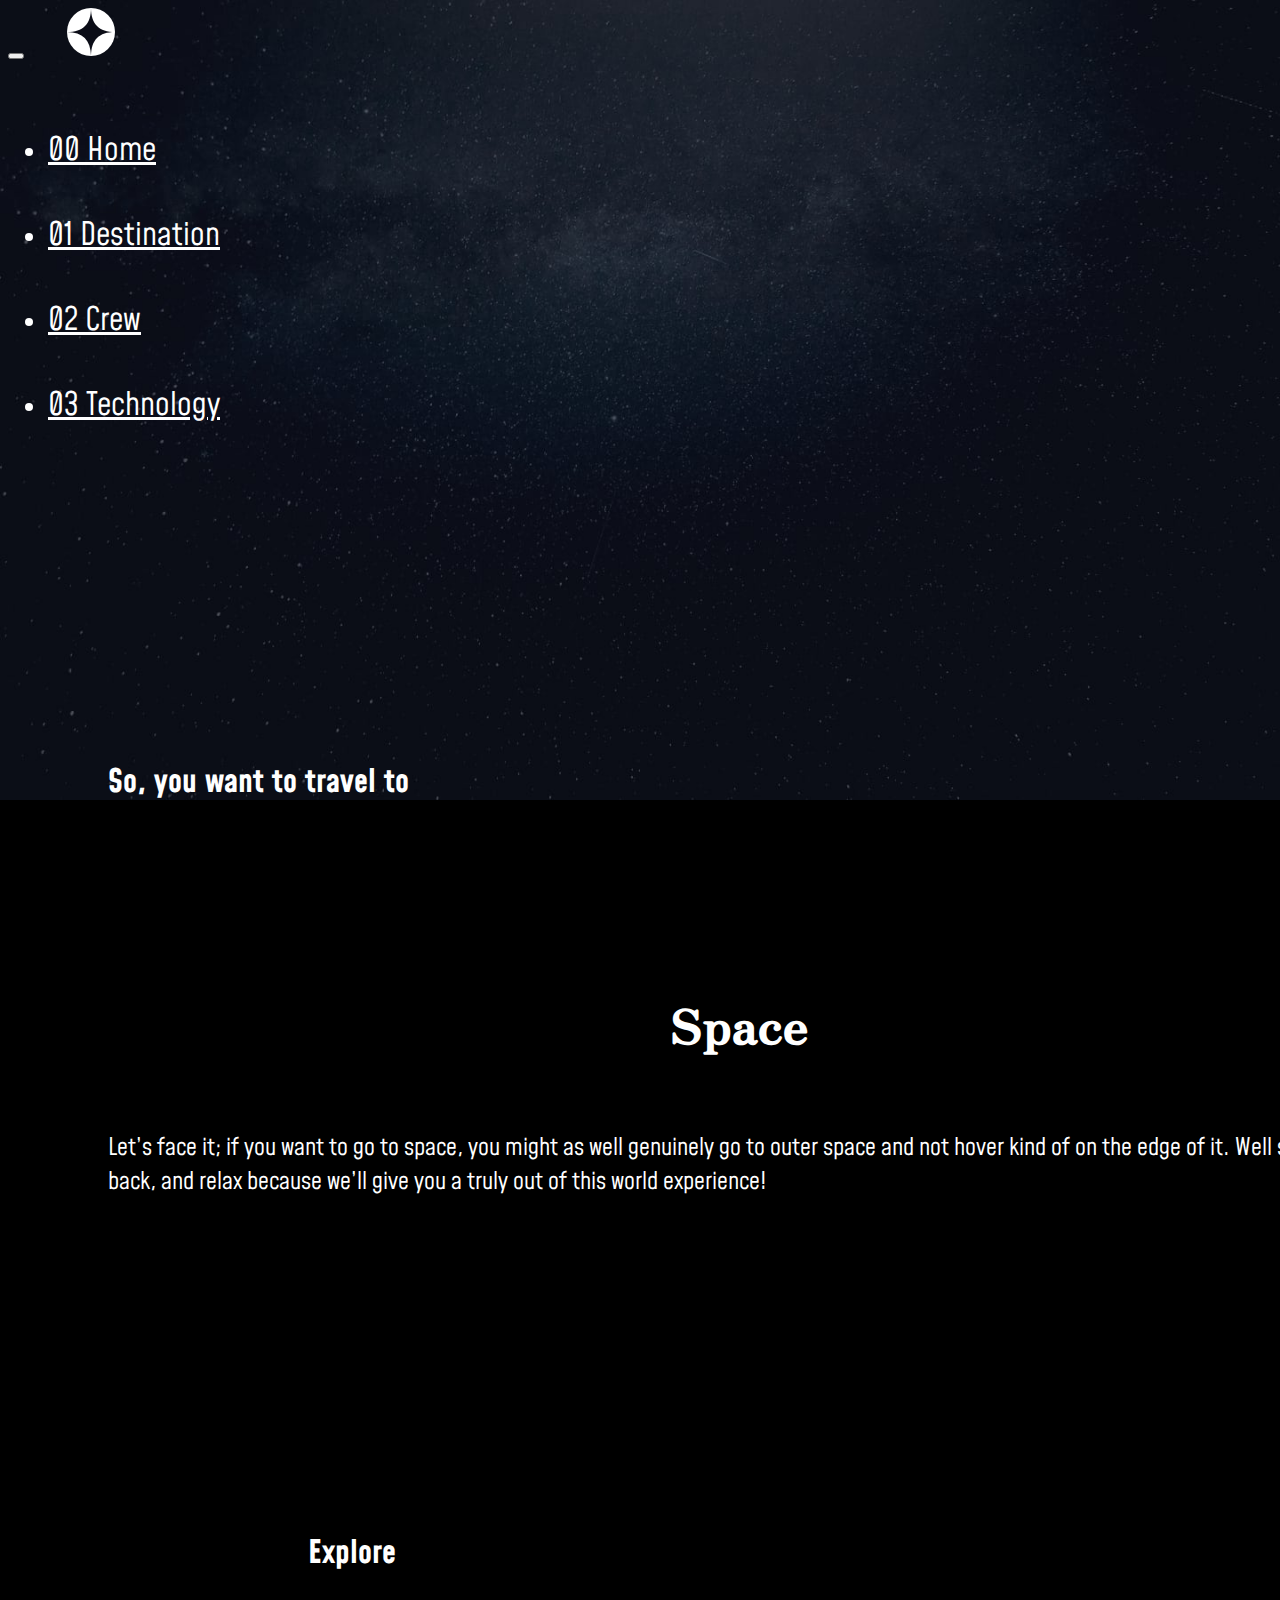
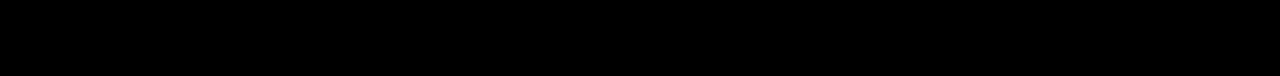
<file: index.html>
<!doctype html>
<html lang="en">

<head>
  <meta charset="utf-8">
  <meta name="viewport" content="width=device-width, initial-scale=1">
  <title>Frontend Mentor | Space tourism website</title>

  <!--Bootstrap-->
  <link href="https://cdn.jsdelivr.net/npm/bootstrap@5.2.0-beta1/dist/css/bootstrap.min.css" rel="stylesheet" integrity="sha384-0evHe/X+R7YkIZDRvuzKMRqM+OrBnVFBL6DOitfPri4tjfHxaWutUpFmBp4vmVor" crossorigin="anonymous">
  <script src="https://cdn.jsdelivr.net/npm/bootstrap@5.2.0-beta1/dist/js/bootstrap.bundle.min.js" integrity="sha384-pprn3073KE6tl6bjs2QrFaJGz5/SUsLqktiwsUTF55Jfv3qYSDhgCecCxMW52nD2" crossorigin="anonymous"></script>
  <link rel="stylesheet" href="css/styles.css">

  <!--Google fonts-->

  <link rel="preconnect" href="https://fonts.googleapis.com">
  <link rel="preconnect" href="https://fonts.gstatic.com" crossorigin>
  <link href="https://fonts.googleapis.com/css2?family=Mohave:ital,wght@0,300;1,400;1,600&family=Zen+Antique&display=swap" rel="stylesheet">

  <!--Favicon-->
  <link rel="icon" type="image/png" sizes="32x32" href="./assets/favicon-32x32.png">

  <!--CSS Link-->
  <link rel="stylesheet" href="css\destination.css">

</head>

<body>
  <section id="homepage">

    <div class="container-fluid">
      <nav class="navbar navbar-expand-lg navbar-light">
        <button class="navbar-toggler" type="button" data-bs-toggle="collapse" data-bs-target="#navbarTogglerDemo01" aria-controls="navbarTogglerDemo01" aria-expanded="false" aria-label="Toggle navigation">
          <span class="navbar-toggler-icon"></span>
        </button>

        <a class="navbar-brand" href="#"><svg xmlns="http://www.w3.org/2000/svg" width="48" height="48">
            <g fill="none" fill-rule="evenodd">
              <circle cx="24" cy="24" r="24" fill="#FFF" />
              <path fill="#0B0D17" d="M24 0c0 16-8 24-24 24 15.718.114 23.718 8.114 24 24 0-16 8-24 24-24-16 0-24-8-24-24z" />
            </g>
          </svg></a>

        <!-- collapsable navbar -->
        <div class="collapse navbar-collapse" id="navbarTogglerDemo01">
          <ul class="navbar-nav ms-auto">
            <li class="nav-item">
              <a class="nav-link" href="index.html">00 Home</a>
            </li>
            <li class="nav-item">
              <a class="nav-link" href="destination-moon.html">01 Destination</a>
            </li>
            <li class="nav-item">
              <a class="nav-link" href="crew-specialist.html">02 Crew</a>
            </li>
            <li class="nav-item">
              <a class="nav-link" href="technology-vehicle.html">03 Technology</a>
            </li>
          </ul>
        </div>
      </nav>
    </div>
  </section>

  <!--Titles and Text-->

  <section>
    <div class="row">
      <div class="intro col-lg-6">
        <h3 class="home-title">So, you want to travel to</h3>
        <h1 class="hero-home-title">Space</h1>
        <p class="home-subtitle">Let’s face it; if you want to go to space, you might as well genuinely go to
          outer space and not hover kind of on the edge of it. Well sit back, and relax
          because we’ll give you a truly out of this world experience!</p>

      </div>
      <div class="explore col-lg-6">
        <h3>Explore</h3>
      </div>

    </div>


  </section>







</body>

</html>
</file>
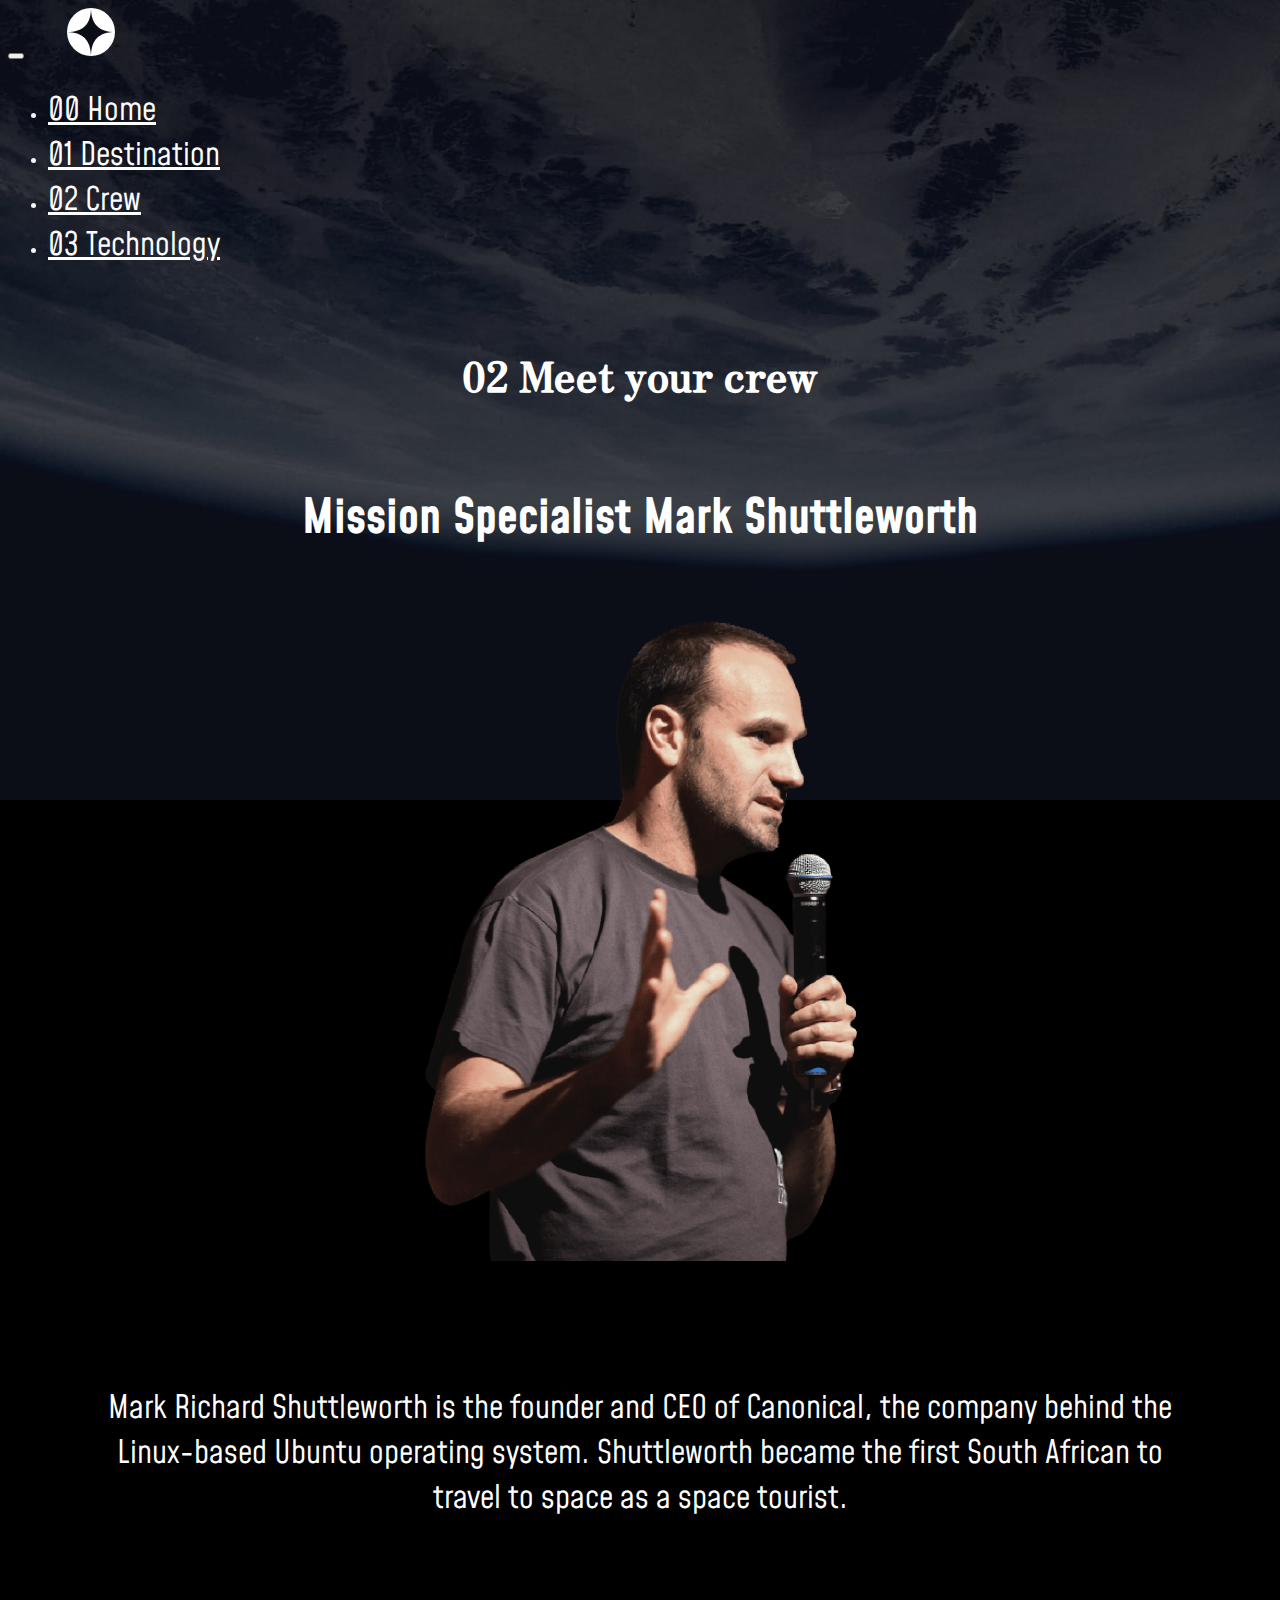
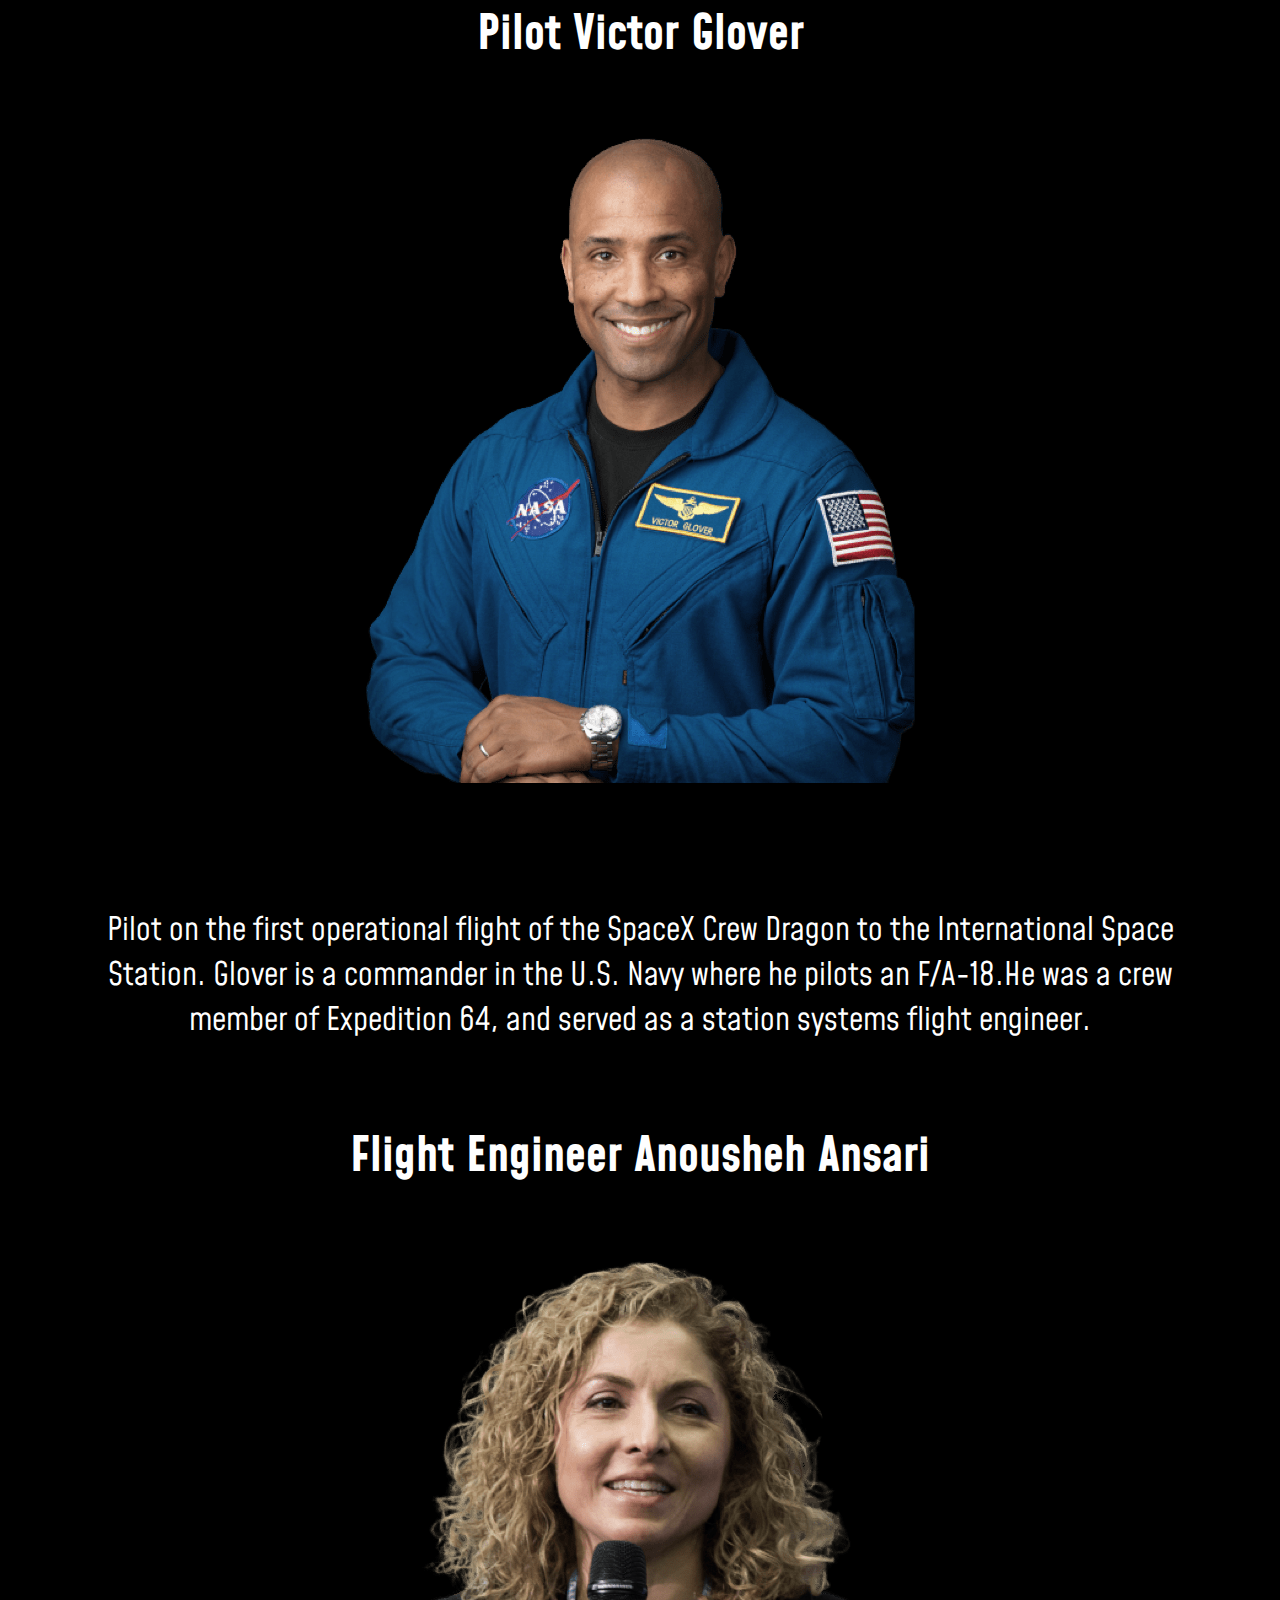
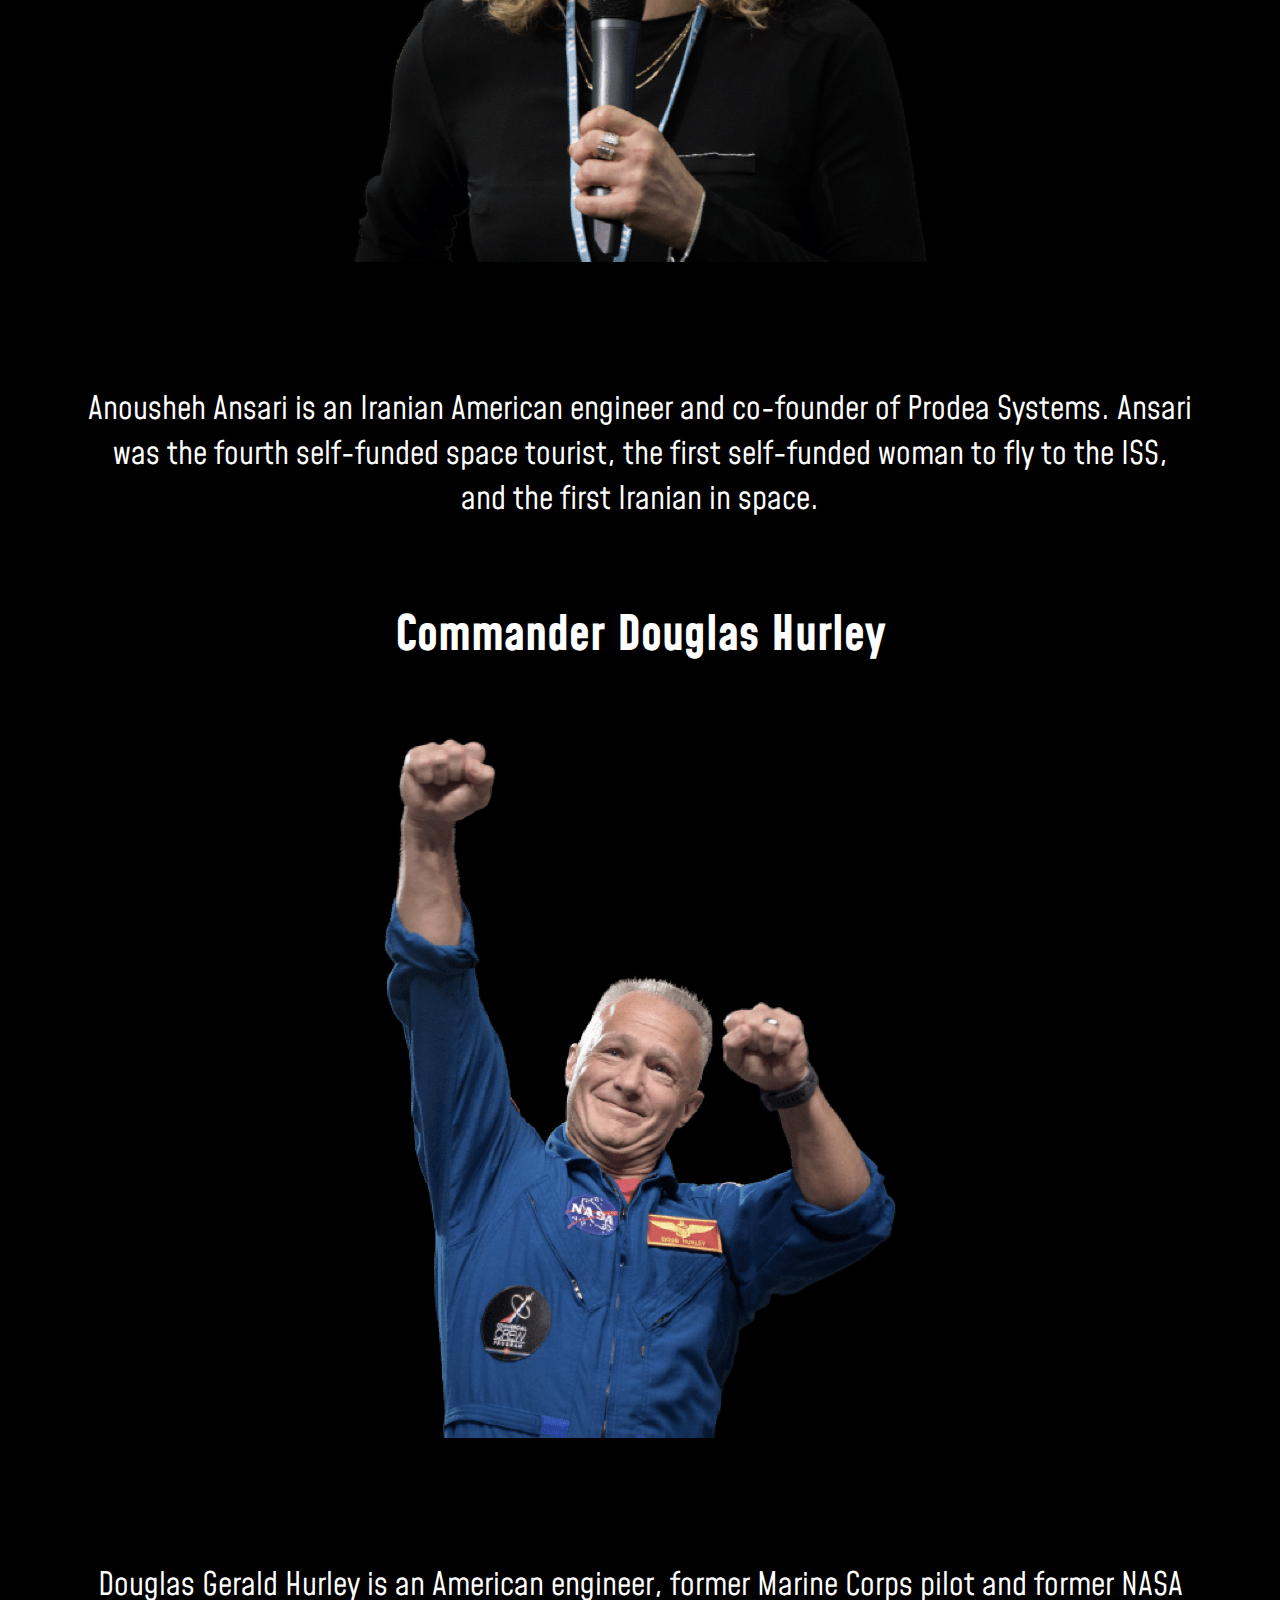
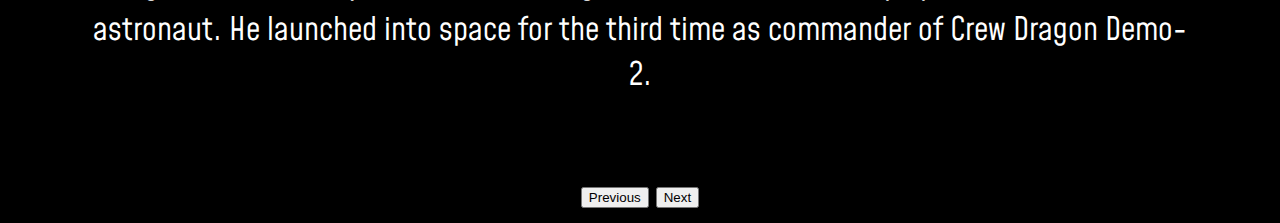
<file: crew-specialist.html>
<!doctype html>
<html lang="en">

<head>
  <meta charset="utf-8">
  <meta name="viewport" content="width=device-width, initial-scale=1">
  <title>Frontend Mentor | Space tourism website</title>

  <!--Bootstrap-->
  <link href="https://cdn.jsdelivr.net/npm/bootstrap@5.2.0-beta1/dist/css/bootstrap.min.css" rel="stylesheet" integrity="sha384-0evHe/X+R7YkIZDRvuzKMRqM+OrBnVFBL6DOitfPri4tjfHxaWutUpFmBp4vmVor" crossorigin="anonymous">
  <script src="https://cdn.jsdelivr.net/npm/bootstrap@5.2.0-beta1/dist/js/bootstrap.bundle.min.js" integrity="sha384-pprn3073KE6tl6bjs2QrFaJGz5/SUsLqktiwsUTF55Jfv3qYSDhgCecCxMW52nD2" crossorigin="anonymous"></script>
  <link rel="stylesheet" href="css/styles.css">

  <!--Google fonts-->

  <link rel="preconnect" href="https://fonts.googleapis.com">
  <link rel="preconnect" href="https://fonts.gstatic.com" crossorigin>
  <link href="https://fonts.googleapis.com/css2?family=Mohave:ital,wght@0,300;1,400;1,600&family=Zen+Antique&display=swap" rel="stylesheet">

  <!--Favicon-->
  <link rel="icon" type="image/png" sizes="32x32" href="./assets/favicon-32x32.png">

  <!--CSS Link-->
  <link rel="stylesheet" href="css/crew.css">

</head>

<body>

  <section id="homepage">
    <div class="container-fluid">
      <nav class="navbar navbar-expand-lg navbar-light">
        <button class="navbar-toggler" type="button" data-bs-toggle="collapse" data-bs-target="#navbarTogglerDemo01" aria-controls="navbarTogglerDemo01" aria-expanded="false" aria-label="Toggle navigation">
          <span class="navbar-toggler-icon"></span>
        </button>

        <a class="navbar-brand" href="#"><svg xmlns="http://www.w3.org/2000/svg" width="48" height="48">
            <g fill="none" fill-rule="evenodd">
              <circle cx="24" cy="24" r="24" fill="#FFF" />
              <path fill="#0B0D17" d="M24 0c0 16-8 24-24 24 15.718.114 23.718 8.114 24 24 0-16 8-24 24-24-16 0-24-8-24-24z" />
            </g>
          </svg></a>

        <!-- collapsable navbar -->
        <div class="collapse navbar-collapse" id="navbarTogglerDemo01">
          <ul class="navbar-nav ms-auto">
            <li class="nav-item">
              <a class="nav-link" href="index.html">00 Home</a>
            </li>
            <li class="nav-item">
              <a class="nav-link" href="destination-moon.html">01 Destination</a>
            </li>
            <li class="nav-item">
              <a class="nav-link" href="crew-specialist.html">02 Crew</a>
            </li>
            <li class="nav-item">
              <a class="nav-link" href="technology-vehicle.html">03 Technology</a>
            </li>
          </ul>
        </div>
      </nav>
  </section>

<section id="crew">
  <h1>02 Meet your crew</h1>

  <div id="crew-carousel" class="carousel slide" data-bs-ride="false">
    <div class="carousel-inner">
      <div class="carousel-item active">
        <h2 class="crew-text">Mission Specialist
          Mark Shuttleworth</h2>
        <img class="crew-image" src="assets\crew\image-mark-shuttleworth.png" alt="pic of mark">
        <p>Mark Richard Shuttleworth is the founder and CEO of Canonical, the company behind
          the Linux-based Ubuntu operating system. Shuttleworth became the first South
          African to travel to space as a space tourist.</p>
      </div>
      <div class="carousel-item">
        <h2 class="crew-text">Pilot
          Victor Glover</h2>
        <img class="crew-image" src="assets\crew\image-victor-glover.png" alt="Picture of Victor Glover">
        <p>Pilot on the first operational flight of the SpaceX Crew Dragon to the
          International Space Station. Glover is a commander in the U.S. Navy where
          he pilots an F/A-18.He was a crew member of Expedition 64, and served as a
          station systems flight engineer.</p>
      </div>
      <div class="carousel-item">
        <h2 class="crew-text">Flight Engineer
          Anousheh Ansari</h2>
        <img class="crew-image" src="assets\crew\image-anousheh-ansari.png" alt="Picture of Anousheh Ansari">
        <p>Anousheh Ansari is an Iranian American engineer and co-founder of Prodea Systems.
          Ansari was the fourth self-funded space tourist, the first self-funded woman to
          fly to the ISS, and the first Iranian in space.</p>
      </div>
      <div class="carousel-item">
        <h2 class="crew-text">Commander
          Douglas Hurley</h2>
        <img class="crew-image" src="assets\crew\image-douglas-hurley.png" alt="Picture of Douglas Hurley">
        <p>Douglas Gerald Hurley is an American engineer, former Marine Corps pilot
          and former NASA astronaut. He launched into space for the third time as
          commander of Crew Dragon Demo-2.</p>
      </div>
      <button class="carousel-control-prev" type="button" data-bs-target="#crew-carousel" data-bs-slide="prev">
        <span class="carousel-control-prev-icon" aria-hidden="true"></span>
        <span class="visually-hidden">Previous</span>
      </button>
      <button class="carousel-control-next" type="button" data-bs-target="#crew-carousel" data-bs-slide="next">
        <span class="carousel-control-next-icon" aria-hidden="true"></span>
        <span class="visually-hidden">Next</span>
      </button>
    </div>

    </section>

</body>

</html>
</file>
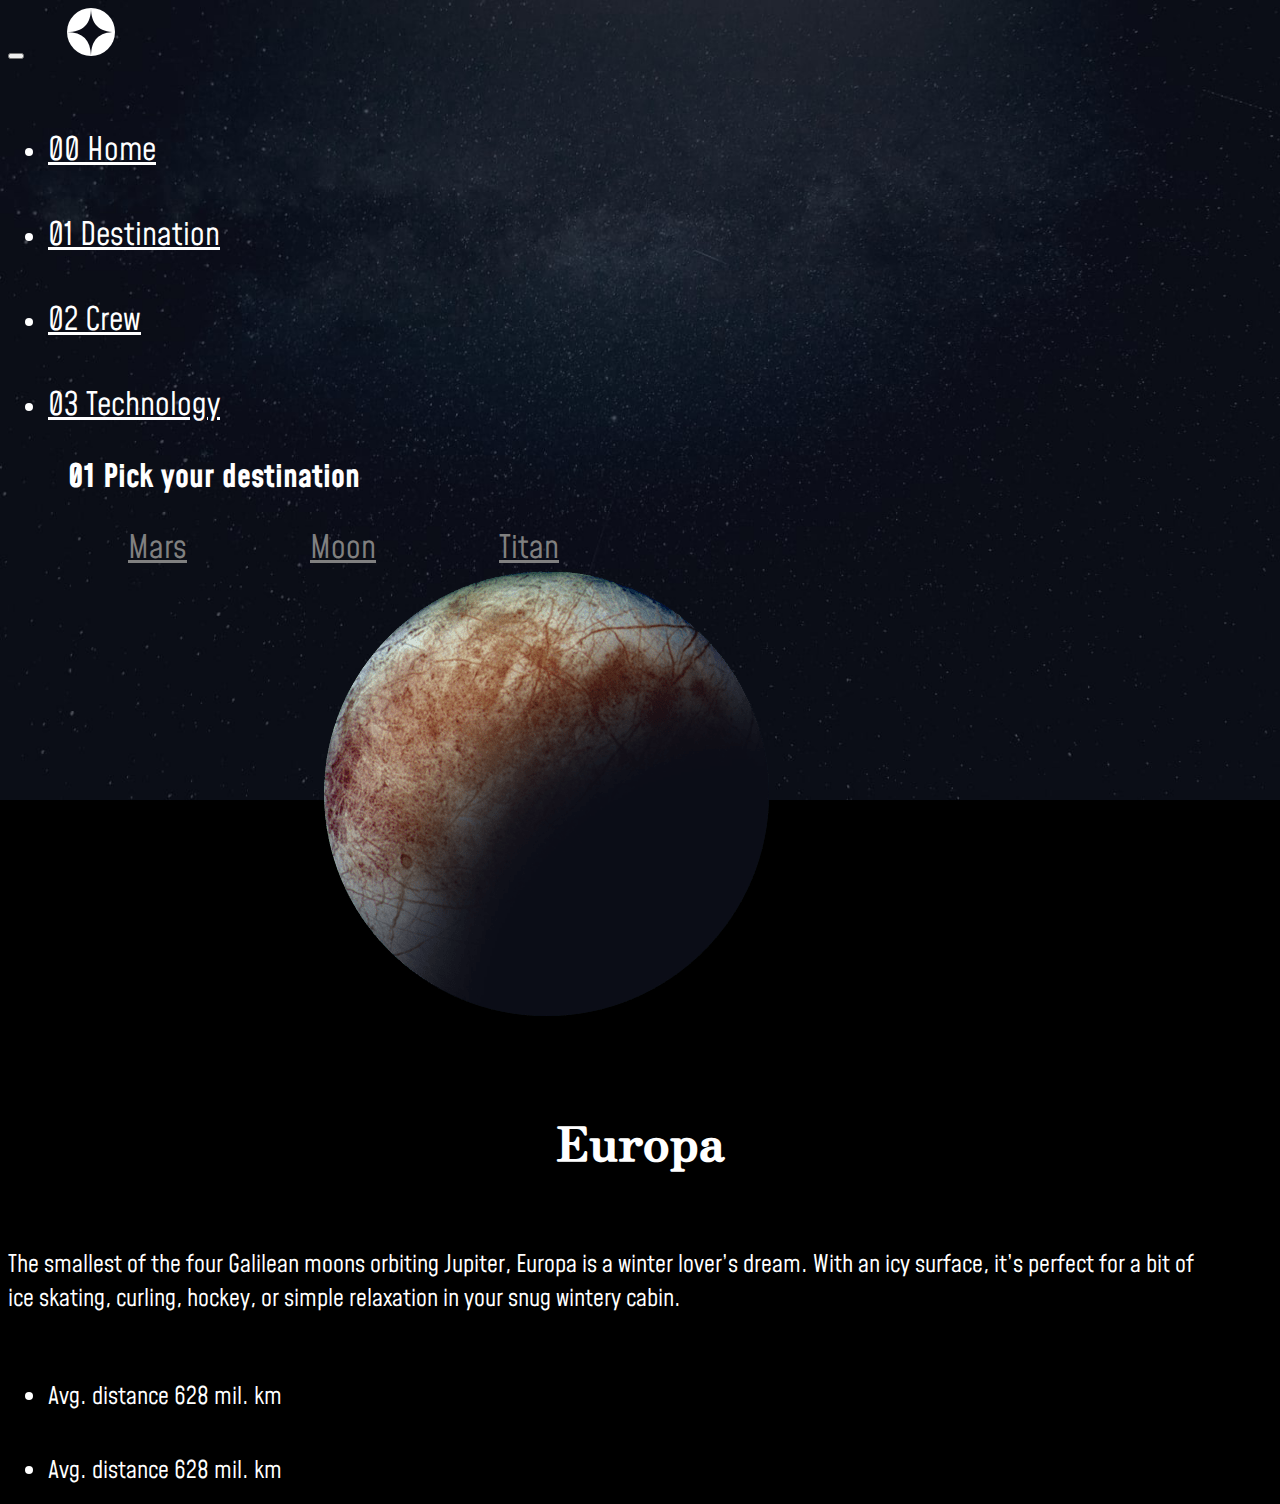
<file: destination-europa.html>
<!doctype html>
<html lang="en">

<head>
  <meta charset="utf-8">
  <meta name="viewport" content="width=device-width, initial-scale=1">
  <title>Frontend Mentor | Space tourism website</title>

  <!--Bootstrap-->
  <link href="https://cdn.jsdelivr.net/npm/bootstrap@5.2.0-beta1/dist/css/bootstrap.min.css" rel="stylesheet" integrity="sha384-0evHe/X+R7YkIZDRvuzKMRqM+OrBnVFBL6DOitfPri4tjfHxaWutUpFmBp4vmVor" crossorigin="anonymous">
  <script src="https://cdn.jsdelivr.net/npm/bootstrap@5.2.0-beta1/dist/js/bootstrap.bundle.min.js" integrity="sha384-pprn3073KE6tl6bjs2QrFaJGz5/SUsLqktiwsUTF55Jfv3qYSDhgCecCxMW52nD2" crossorigin="anonymous"></script>
  <link rel="stylesheet" href="css/styles.css">

  <!--Google fonts-->

  <link rel="preconnect" href="https://fonts.googleapis.com">
  <link rel="preconnect" href="https://fonts.gstatic.com" crossorigin>
  <link href="https://fonts.googleapis.com/css2?family=Mohave:ital,wght@0,300;1,400;1,600&family=Zen+Antique&display=swap" rel="stylesheet">

  <!--Favicon-->
  <link rel="icon" type="image/png" sizes="32x32" href="./assets/favicon-32x32.png">

  <!--CSS Link-->
  <link rel="stylesheet" href="css\destination.css">

</head>

<body>

  <section>

    <div class="container-fluid">
      <nav class="navbar navbar-expand-lg navbar-light">
        <button class="navbar-toggler" type="button" data-bs-toggle="collapse" data-bs-target="#navbarTogglerDemo01" aria-controls="navbarTogglerDemo01" aria-expanded="false" aria-label="Toggle navigation">
          <span class="navbar-toggler-icon"></span>
        </button>

        <a class="navbar-brand" href="#"><svg xmlns="http://www.w3.org/2000/svg" width="48" height="48">
            <g fill="none" fill-rule="evenodd">
              <circle cx="24" cy="24" r="24" fill="#FFF" />
              <path fill="#0B0D17" d="M24 0c0 16-8 24-24 24 15.718.114 23.718 8.114 24 24 0-16 8-24 24-24-16 0-24-8-24-24z" />
            </g>
          </svg></a>

        <!-- collapsable navbar -->
        <div class="collapse navbar-collapse" id="navbarTogglerDemo01">
          <ul class="navbar-nav ms-auto">
            <li class="nav-item">
              <a class="nav-link" href="index.html">00 Home</a>
            </li>
            <li class="nav-item">
              <a class="nav-link" href="destination-europa.html">01 Destination</a>
            </li>
            <li class="nav-item">
              <a class="nav-link" href="crew-specialist.html">02 Crew</a>
            </li>
            <li class="nav-item">
              <a class="nav-link" href="technology-vehicle.html">03 Technology</a>
            </li>
          </ul>
        </div>
      </nav>
  </section>

<!-- planet info section -->
  <section>

    <h2>01 Pick your destination</h2>

    <a class="planet-nav" href="destination-mars.html">Mars</a>
    <a class="planet-nav" href="destination-moon.html">Moon</a>
    <a class="planet-nav" href="destination-titan.html">Titan</a>

    <div class="row">

      <div class="col-lg-6">
        <img class="planet-image"src="assets\destination\image-europa.png" alt="Image of Europa">
      </div>
      <div class="col-lg-6 planet-text">
        <h1>Europa</h1>

        <p>The smallest of the four Galilean moons orbiting Jupiter, Europa is a
          winter lover’s dream. With an icy surface, it’s perfect for a bit of
          ice skating, curling, hockey, or simple relaxation in your snug
          wintery cabin.</p>
        <ul>
          <li>Avg. distance
            628 mil. km</li>
          <li>Avg. distance
            628 mil. km</li>
        </ul>
      </div>
    </div>









  </section>



</body>

</html>
</file>
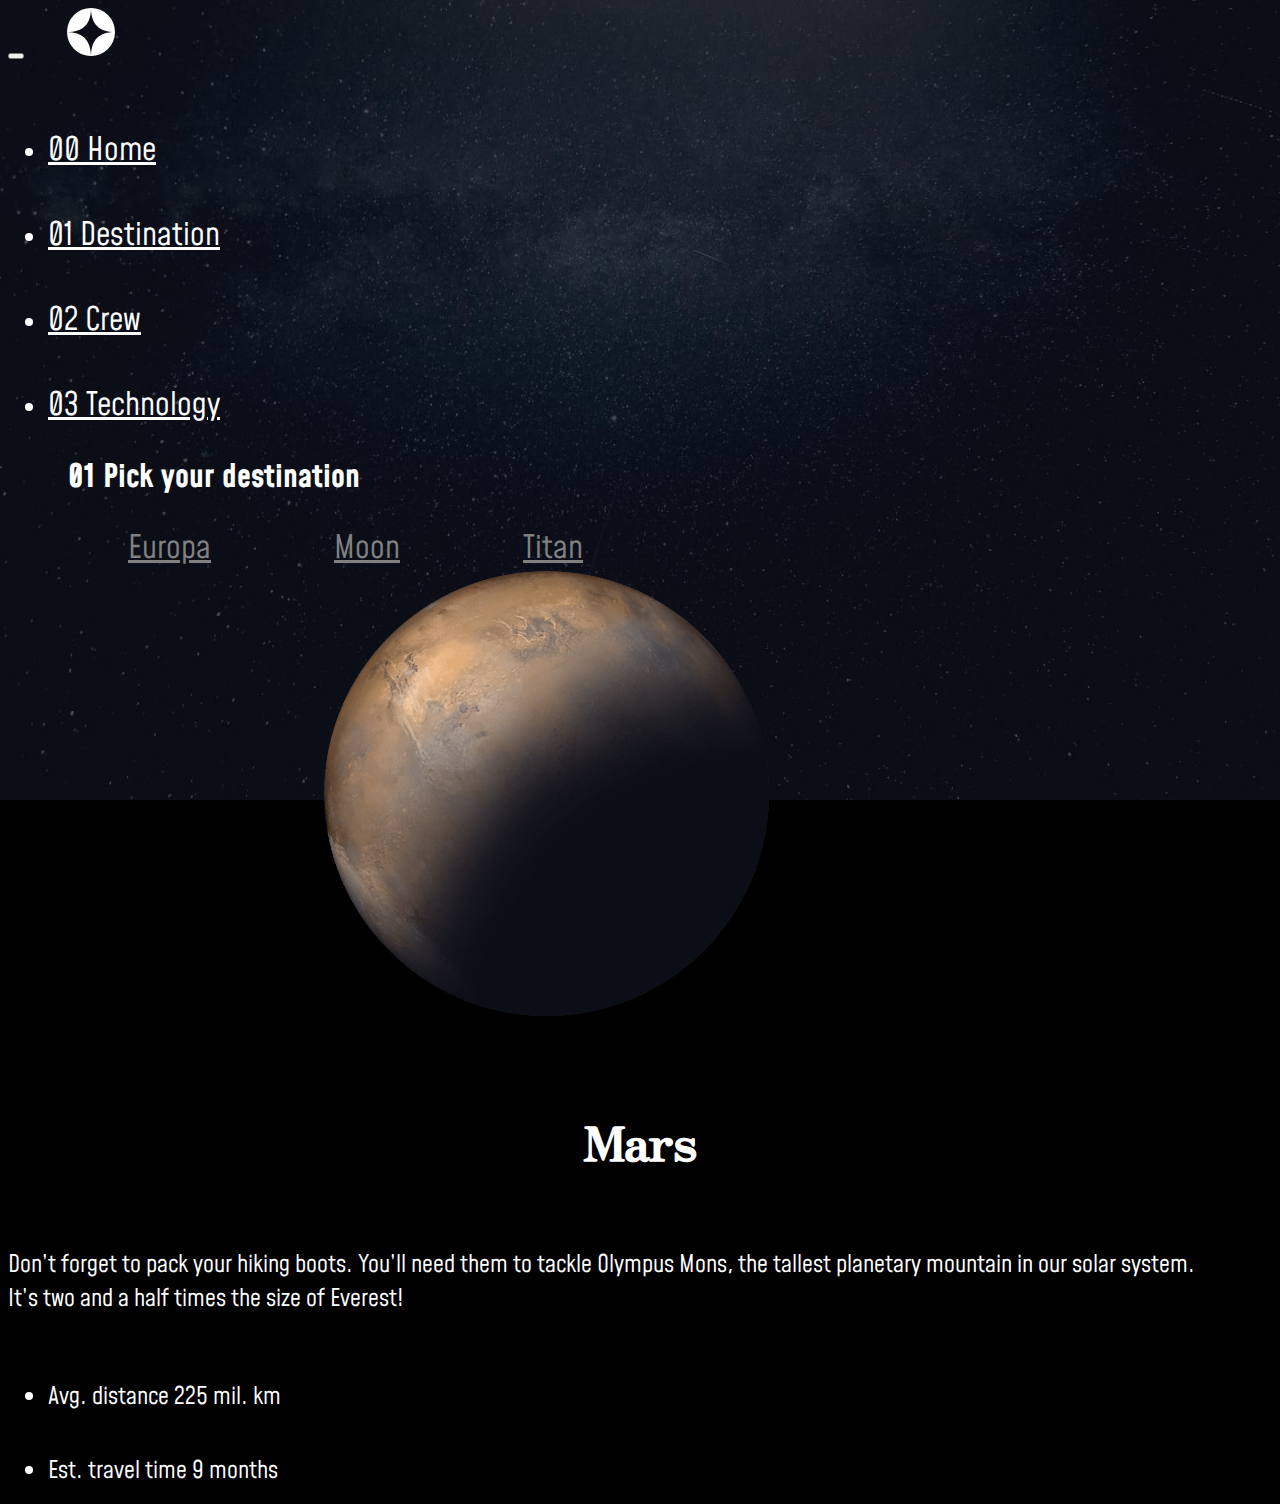
<file: destination-mars.html>
<!doctype html>
<html lang="en">

<head>
  <meta charset="utf-8">
  <meta name="viewport" content="width=device-width, initial-scale=1">
  <title>Frontend Mentor | Space tourism website</title>

  <!--Bootstrap-->
  <link href="https://cdn.jsdelivr.net/npm/bootstrap@5.2.0-beta1/dist/css/bootstrap.min.css" rel="stylesheet" integrity="sha384-0evHe/X+R7YkIZDRvuzKMRqM+OrBnVFBL6DOitfPri4tjfHxaWutUpFmBp4vmVor" crossorigin="anonymous">
  <script src="https://cdn.jsdelivr.net/npm/bootstrap@5.2.0-beta1/dist/js/bootstrap.bundle.min.js" integrity="sha384-pprn3073KE6tl6bjs2QrFaJGz5/SUsLqktiwsUTF55Jfv3qYSDhgCecCxMW52nD2" crossorigin="anonymous"></script>
  <link rel="stylesheet" href="css/styles.css">

  <!--Google fonts-->

  <link rel="preconnect" href="https://fonts.googleapis.com">
  <link rel="preconnect" href="https://fonts.gstatic.com" crossorigin>
  <link href="https://fonts.googleapis.com/css2?family=Mohave:ital,wght@0,300;1,400;1,600&family=Zen+Antique&display=swap" rel="stylesheet">

  <!--Favicon-->
  <link rel="icon" type="image/png" sizes="32x32" href="./assets/favicon-32x32.png">

  <!--CSS Link-->
  <link rel="stylesheet" href="css\destination.css">

</head>

<body>

  <section>

    <div class="container-fluid">
      <nav class="navbar navbar-expand-lg navbar-light">
        <button class="navbar-toggler" type="button" data-bs-toggle="collapse" data-bs-target="#navbarTogglerDemo01" aria-controls="navbarTogglerDemo01" aria-expanded="false" aria-label="Toggle navigation">
          <span class="navbar-toggler-icon"></span>
        </button>

        <a class="navbar-brand" href="#"><svg xmlns="http://www.w3.org/2000/svg" width="48" height="48">
            <g fill="none" fill-rule="evenodd">
              <circle cx="24" cy="24" r="24" fill="#FFF" />
              <path fill="#0B0D17" d="M24 0c0 16-8 24-24 24 15.718.114 23.718 8.114 24 24 0-16 8-24 24-24-16 0-24-8-24-24z" />
            </g>
          </svg></a>

        <!-- collapsable navbar -->
        <div class="collapse navbar-collapse" id="navbarTogglerDemo01">
          <ul class="navbar-nav ms-auto">
            <li class="nav-item">
              <a class="nav-link" href="index.html">00 Home</a>
            </li>
            <li class="nav-item">
              <a class="nav-link" href="destination-mars.html">01 Destination</a>
            </li>
            <li class="nav-item">
              <a class="nav-link" href="crew-pilot.html">02 Crew</a>
            </li>
            <li class="nav-item">
              <a class="nav-link" href="technology-vehicle.html">03 Technology</a>
            </li>
          </ul>
        </div>
      </nav>
  </section>


  <section>
    <h2>01 Pick your destination</h2>

    <a class="planet-nav" href="destination-europa.html">Europa</a>
    <a class="planet-nav" href="destination-moon.html">Moon</a>
    <a class="planet-nav" href="destination-titan.html">Titan</a>

    <div class="row">
      <div class="col-lg-6">
        <img class="planet-image" src="assets\destination\image-mars.png" alt="Image of Mars">
      </div>

      <div class="col-lg-6 planet-text">
        <h1>Mars</h1>
        <p>Don’t forget to pack your hiking boots. You’ll need them to tackle Olympus Mons,
          the tallest planetary mountain in our solar system. It’s two and a half times
          the size of Everest!</p>
        <ul>
          <li>Avg. distance
            225 mil. km</li>
          <li>Est. travel time
            9 months</li>
        </ul>
      </div>

    </div>

  </section>






</body>

</html>
</file>
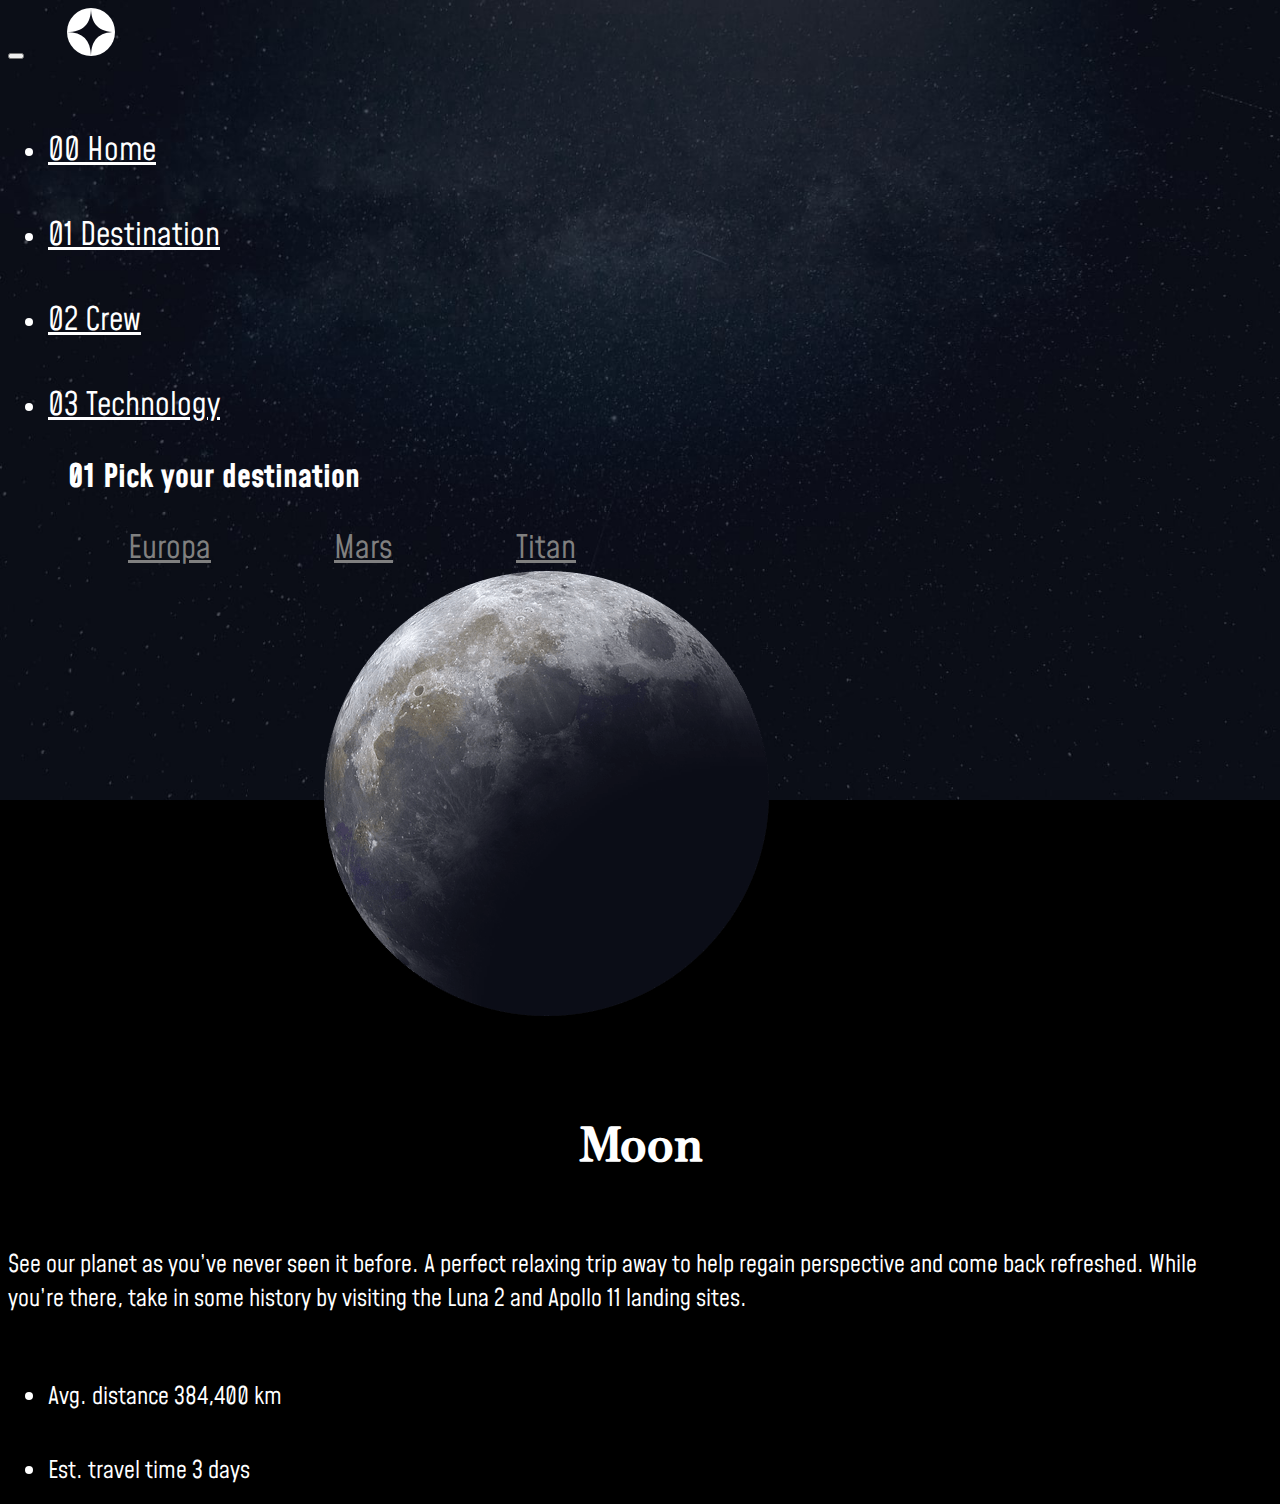
<file: destination-moon.html>
<!doctype html>
<html lang="en">

<head>
  <meta charset="utf-8">
  <meta name="viewport" content="width=device-width, initial-scale=1">
  <title>Frontend Mentor | Space tourism website</title>

  <!--Bootstrap-->
  <link href="https://cdn.jsdelivr.net/npm/bootstrap@5.2.0-beta1/dist/css/bootstrap.min.css" rel="stylesheet" integrity="sha384-0evHe/X+R7YkIZDRvuzKMRqM+OrBnVFBL6DOitfPri4tjfHxaWutUpFmBp4vmVor" crossorigin="anonymous">
  <script src="https://cdn.jsdelivr.net/npm/bootstrap@5.2.0-beta1/dist/js/bootstrap.bundle.min.js" integrity="sha384-pprn3073KE6tl6bjs2QrFaJGz5/SUsLqktiwsUTF55Jfv3qYSDhgCecCxMW52nD2" crossorigin="anonymous"></script>
  <link rel="stylesheet" href="css/styles.css">

  <!--Google fonts-->

  <link rel="preconnect" href="https://fonts.googleapis.com">
  <link rel="preconnect" href="https://fonts.gstatic.com" crossorigin>
  <link href="https://fonts.googleapis.com/css2?family=Mohave:ital,wght@0,300;1,400;1,600&family=Zen+Antique&display=swap" rel="stylesheet">

  <!--Favicon-->
  <link rel="icon" type="image/png" sizes="32x32" href="./assets/favicon-32x32.png">

  <!--CSS Link-->
  <link rel="stylesheet" href="css\destination.css">

</head>

<body>

  <section>

    <div class="container-fluid">
      <nav class="navbar navbar-expand-lg navbar-light">
        <button class="navbar-toggler" type="button" data-bs-toggle="collapse" data-bs-target="#navbarTogglerDemo01" aria-controls="navbarTogglerDemo01" aria-expanded="false" aria-label="Toggle navigation">
          <span class="navbar-toggler-icon"></span>
        </button>

        <a class="navbar-brand" href="#"><svg xmlns="http://www.w3.org/2000/svg" width="48" height="48">
            <g fill="none" fill-rule="evenodd">
              <circle cx="24" cy="24" r="24" fill="#FFF" />
              <path fill="#0B0D17" d="M24 0c0 16-8 24-24 24 15.718.114 23.718 8.114 24 24 0-16 8-24 24-24-16 0-24-8-24-24z" />
            </g>
          </svg></a>

        <!-- collapsable navbar -->
        <div class="collapse navbar-collapse" id="navbarTogglerDemo01">
          <ul class="navbar-nav ms-auto">
            <li class="nav-item">
              <a class="nav-link" href="index.html">00 Home</a>
            </li>
            <li class="nav-item">
              <a class="nav-link" href="destination-moon.html">01 Destination</a>
            </li>
            <li class="nav-item">
              <a class="nav-link" href="crew-specialist.html">02 Crew</a>
            </li>
            <li class="nav-item">
              <a class="nav-link" href="technology-vehicle.html">03 Technology</a>
            </li>
          </ul>
        </div>
      </nav>
  </section>


  <section>

    <h2>01 Pick your destination</h2>


    <a class="planet-nav" href="destination-europa.html">Europa</a>
    <a class="planet-nav" href="destination-mars.html">Mars</a>
    <a class="planet-nav" href="destination-titan.html">Titan</a>


    <div class="row">
      <div class="col-lg-6">
        <img class="planet-image" src="assets\destination\image-moon.png" alt="Image of the Moon">
      </div>
      <div class="col-lg-6 planet-text">
        <h1>Moon</h1>


        <p>See our planet as you’ve never seen it before. A perfect relaxing trip away to help
          regain perspective and come back refreshed. While you’re there, take in some history
          by visiting the Luna 2 and Apollo 11 landing sites.</p>
        <ul>
          <li>Avg. distance
            384,400 km</li>
          <li> Est. travel time
            3 days</li>
        </ul>
      </div>

    </div>

  </section>








</body>

</html>
</file>
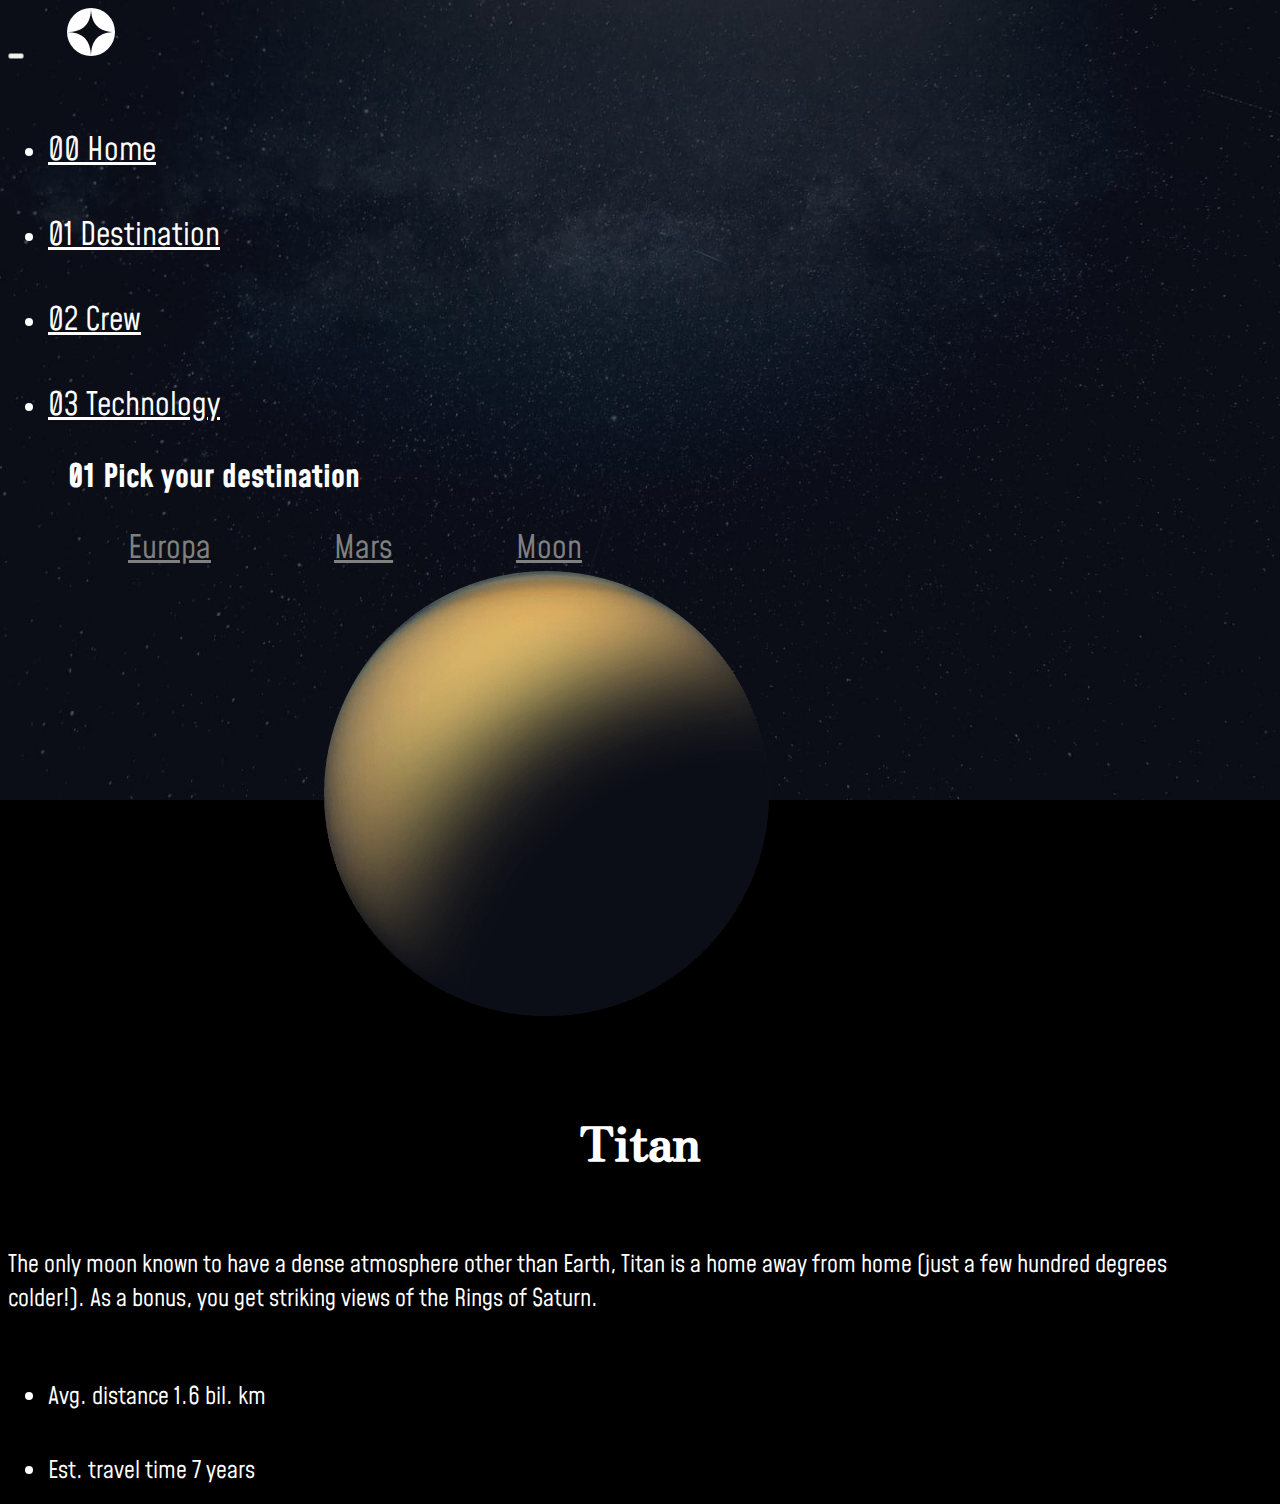
<file: destination-titan.html>
<!doctype html>
<html lang="en">

<head>
  <meta charset="utf-8">
  <meta name="viewport" content="width=device-width, initial-scale=1">
  <title>Frontend Mentor | Space tourism website</title>

  <!--Bootstrap-->
  <link href="https://cdn.jsdelivr.net/npm/bootstrap@5.2.0-beta1/dist/css/bootstrap.min.css" rel="stylesheet" integrity="sha384-0evHe/X+R7YkIZDRvuzKMRqM+OrBnVFBL6DOitfPri4tjfHxaWutUpFmBp4vmVor" crossorigin="anonymous">
  <script src="https://cdn.jsdelivr.net/npm/bootstrap@5.2.0-beta1/dist/js/bootstrap.bundle.min.js" integrity="sha384-pprn3073KE6tl6bjs2QrFaJGz5/SUsLqktiwsUTF55Jfv3qYSDhgCecCxMW52nD2" crossorigin="anonymous"></script>
  <link rel="stylesheet" href="css/styles.css">

  <!--Google fonts-->

  <link rel="preconnect" href="https://fonts.googleapis.com">
  <link rel="preconnect" href="https://fonts.gstatic.com" crossorigin>
  <link href="https://fonts.googleapis.com/css2?family=Mohave:ital,wght@0,300;1,400;1,600&family=Zen+Antique&display=swap" rel="stylesheet">

  <!--Favicon-->
  <link rel="icon" type="image/png" sizes="32x32" href="./assets/favicon-32x32.png">

  <!--CSS Link-->
  <link rel="stylesheet" href="css\destination.css">

</head>

<body>

  <section>

    <div class="container-fluid">
      <nav class="navbar navbar-expand-lg navbar-light">
        <button class="navbar-toggler" type="button" data-bs-toggle="collapse" data-bs-target="#navbarTogglerDemo01" aria-controls="navbarTogglerDemo01" aria-expanded="false" aria-label="Toggle navigation">
          <span class="navbar-toggler-icon"></span>
        </button>

        <a class="navbar-brand" href="#"><svg xmlns="http://www.w3.org/2000/svg" width="48" height="48">
            <g fill="none" fill-rule="evenodd">
              <circle cx="24" cy="24" r="24" fill="#FFF" />
              <path fill="#0B0D17" d="M24 0c0 16-8 24-24 24 15.718.114 23.718 8.114 24 24 0-16 8-24 24-24-16 0-24-8-24-24z" />
            </g>
          </svg></a>

        <!-- collapsable navbar -->
        <div class="collapse navbar-collapse" id="navbarTogglerDemo01">
          <ul class="navbar-nav ms-auto">
            <li class="nav-item">
              <a class="nav-link" href="index.html">00 Home</a>
            </li>
            <li class="nav-item">
              <a class="nav-link" href="destination-moon.html">01 Destination</a>
            </li>
            <li class="nav-item">
              <a class="nav-link" href="crew-specialist.html">02 Crew</a>
            </li>
            <li class="nav-item">
              <a class="nav-link" href="technology-vehicle.html">03 Technology</a>
            </li>
          </ul>
        </div>
      </nav>
  </section>


  <!-- Planet Info section -->
  <section class="planet-info">


    <h2>01 Pick your destination</h2>

    <a class="planet-nav" href="destination-europa.html">Europa</a>
    <a class="planet-nav" href="destination-mars.html">Mars</a>
    <a class="planet-nav" href="destination-moon.html">Moon</a>


    <div class="row">
      <div class="col-lg-6">
        <img class="planet-image" src="assets\destination\image-titan.png" alt="Image of Titan">
      </div>
      <div class="col-lg-6 ">
        <h1>Titan</h1>
        <p>The only moon known to have a dense atmosphere other than Earth, Titan
          is a home away from home (just a few hundred degrees colder!). As a
          bonus, you get striking views of the Rings of Saturn.</p>

            <ul>
              <li>Avg. distance
                1.6 bil. km</li>
              <li>Est. travel time
                7 years</li>
            </ul>
      </div>

    </div>

  </section>

</body>

</html>
</file>
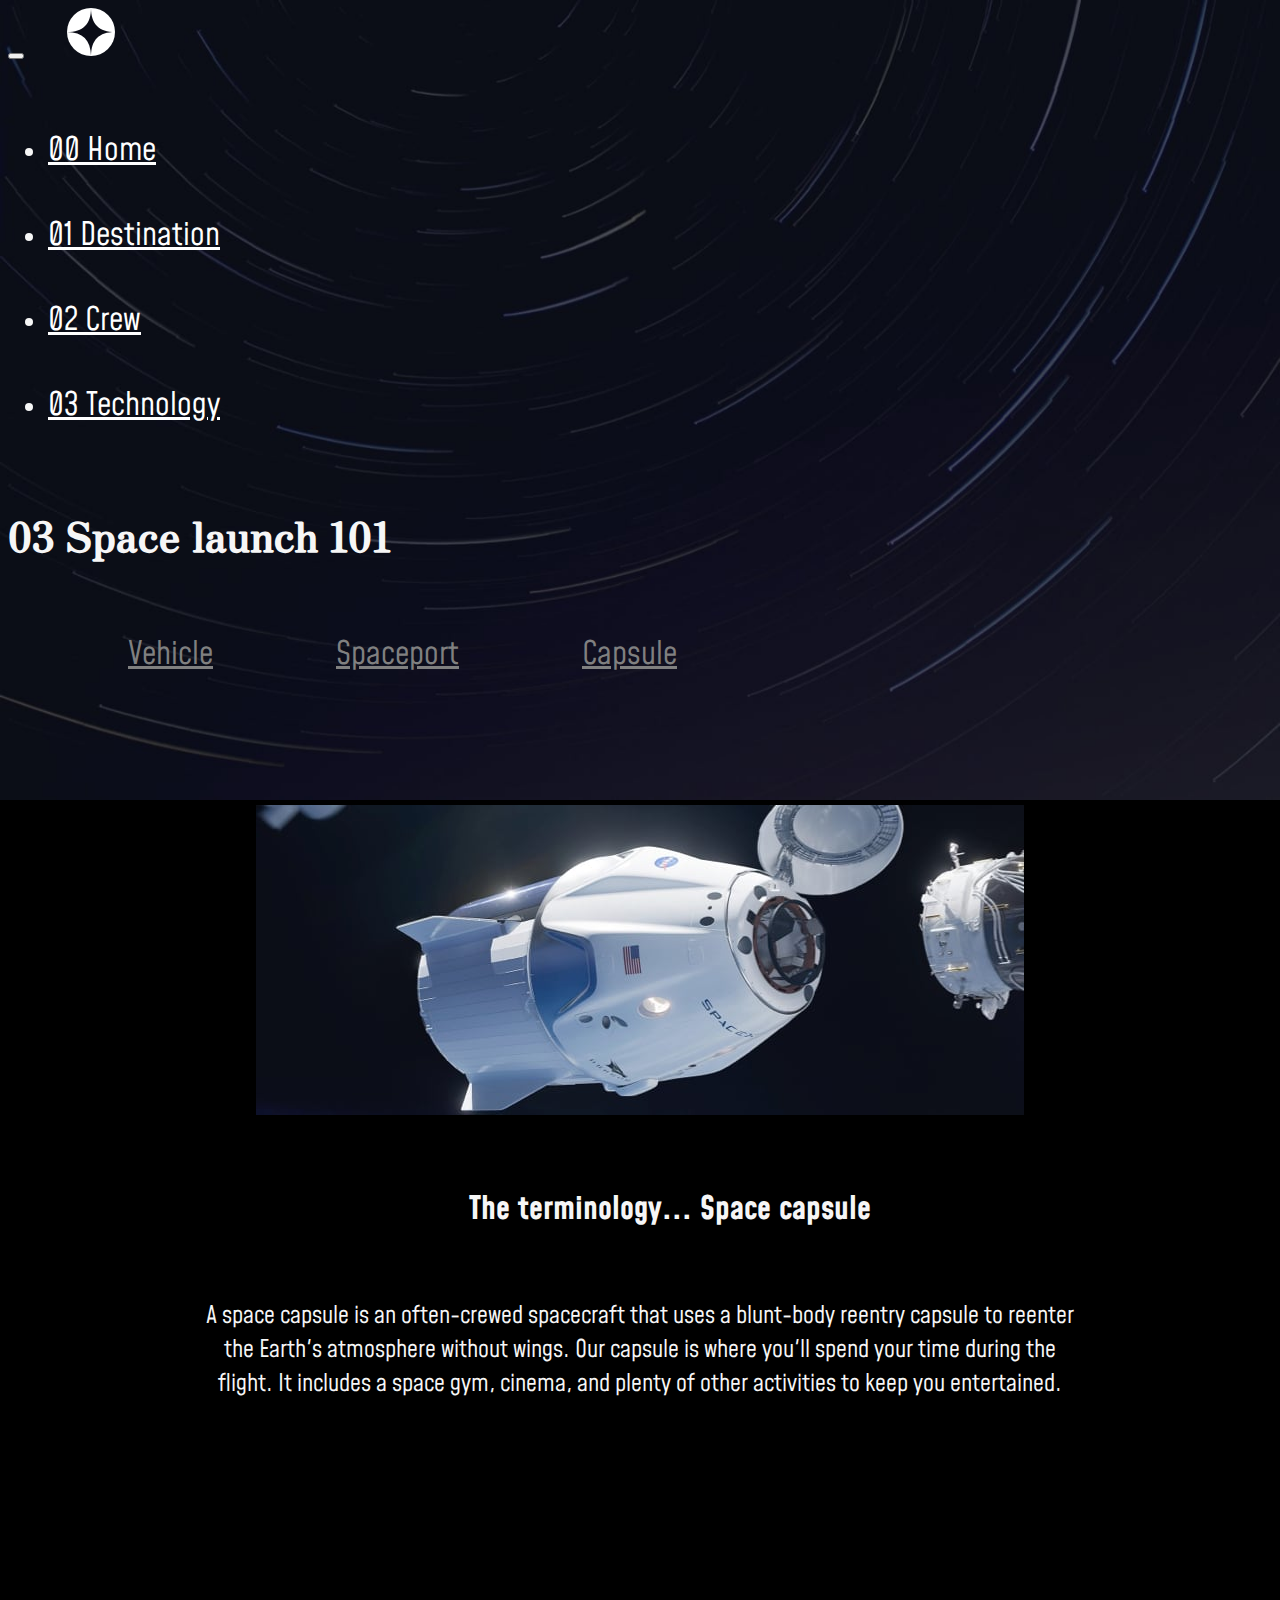
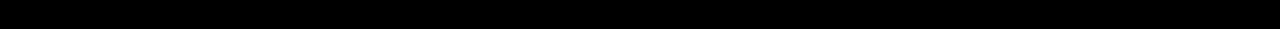
<file: technology-capsule.html>
<!doctype html>
<html lang="en">

<head>
  <meta charset="utf-8">
  <meta name="viewport" content="width=device-width, initial-scale=1">
  <title>Frontend Mentor | Space tourism website</title>

  <!--Bootstrap-->
  <link href="https://cdn.jsdelivr.net/npm/bootstrap@5.2.0-beta1/dist/css/bootstrap.min.css" rel="stylesheet" integrity="sha384-0evHe/X+R7YkIZDRvuzKMRqM+OrBnVFBL6DOitfPri4tjfHxaWutUpFmBp4vmVor" crossorigin="anonymous">
  <script src="https://cdn.jsdelivr.net/npm/bootstrap@5.2.0-beta1/dist/js/bootstrap.bundle.min.js" integrity="sha384-pprn3073KE6tl6bjs2QrFaJGz5/SUsLqktiwsUTF55Jfv3qYSDhgCecCxMW52nD2" crossorigin="anonymous"></script>
  <link rel="stylesheet" href="css/styles.css">

  <!--Google fonts-->

  <link rel="preconnect" href="https://fonts.googleapis.com">
  <link rel="preconnect" href="https://fonts.gstatic.com" crossorigin>
  <link href="https://fonts.googleapis.com/css2?family=Mohave:ital,wght@0,300;1,400;1,600&family=Zen+Antique&display=swap" rel="stylesheet">

  <!--Favicon-->
  <link rel="icon" type="image/png" sizes="32x32" href="./assets/favicon-32x32.png">

  <!--CSS Link-->
  <link rel="stylesheet" href="css/technology.css">

</head>

<body>

  <section>
    <div class="container-fluid">
      <nav class="navbar navbar-expand-lg navbar-light">
        <button class="navbar-toggler" type="button" data-bs-toggle="collapse" data-bs-target="#navbarTogglerDemo01" aria-controls="navbarTogglerDemo01" aria-expanded="false" aria-label="Toggle navigation">
          <span class="navbar-toggler-icon"></span>
        </button>

        <a class="navbar-brand" href="#"><svg xmlns="http://www.w3.org/2000/svg" width="48" height="48">
            <g fill="none" fill-rule="evenodd">
              <circle cx="24" cy="24" r="24" fill="#FFF" />
              <path fill="#0B0D17" d="M24 0c0 16-8 24-24 24 15.718.114 23.718 8.114 24 24 0-16 8-24 24-24-16 0-24-8-24-24z" />
            </g>
          </svg></a>

        <!-- collapsable navbar -->
        <div class="collapse navbar-collapse" id="navbarTogglerDemo01">
          <ul class="navbar-nav ms-auto">
            <li class="nav-item">
              <a class="nav-link" href="index.html">00 Home</a>
            </li>
            <li class="nav-item">
              <a class="nav-link" href="destination-moon.html">01 Destination</a>
            </li>
            <li class="nav-item">
              <a class="nav-link" href="crew-specialist.html">02 Crew</a>
            </li>
            <li class="nav-item">
              <a class="nav-link" href="technology-vehicle.html">03 Technology</a>
            </li>
          </ul>
        </div>
      </nav>

  </section>


  <h1>03 Space launch 101</h1>


  <a class="tech-nav" href="technology-vehicle.html">Vehicle</a>
  <a class="tech-nav" href="technology-spaceport.html">Spaceport</a>
  <a class="tech-nav" href="technology-capsule.html">Capsule</a>

  <div class="tech-info">
    <img src="assets\technology\image-space-capsule-landscape.jpg" alt="Space Capsule">


    <h2>The terminology...
      Space capsule</h2>

    <p>A space capsule is an often-crewed spacecraft that uses a blunt-body reentry
      capsule to reenter the Earth's atmosphere without wings. Our capsule is where
      you'll spend your time during the flight. It includes a space gym, cinema,
      and plenty of other activities to keep you entertained.</p>
  </div>

</body>

</html>
</file>
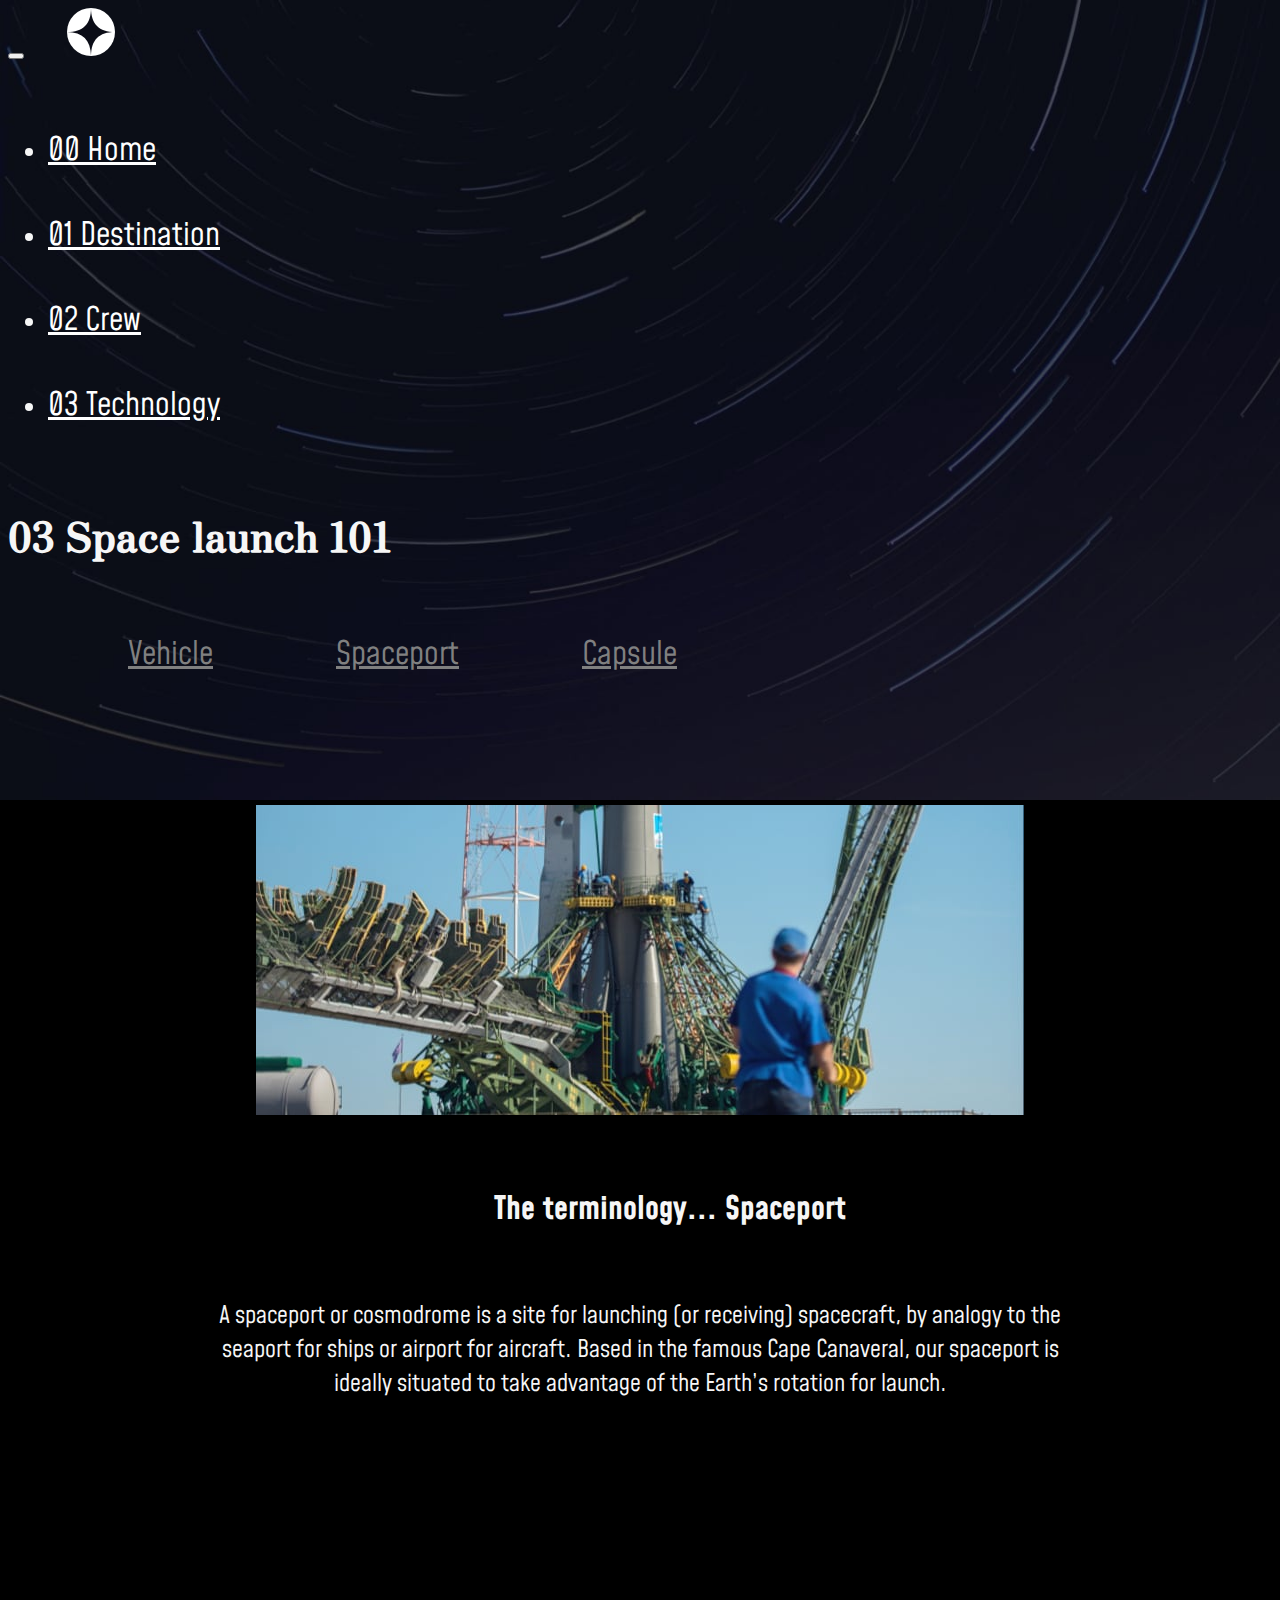
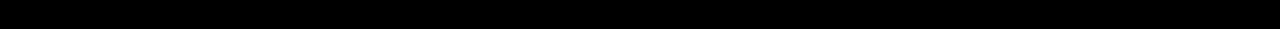
<file: technology-spaceport.html>
<!doctype html>
<html lang="en">

<head>
  <meta charset="utf-8">
  <meta name="viewport" content="width=device-width, initial-scale=1">
  <title>Frontend Mentor | Space tourism website</title>

  <!--Bootstrap-->
  <link href="https://cdn.jsdelivr.net/npm/bootstrap@5.2.0-beta1/dist/css/bootstrap.min.css" rel="stylesheet" integrity="sha384-0evHe/X+R7YkIZDRvuzKMRqM+OrBnVFBL6DOitfPri4tjfHxaWutUpFmBp4vmVor" crossorigin="anonymous">
  <script src="https://cdn.jsdelivr.net/npm/bootstrap@5.2.0-beta1/dist/js/bootstrap.bundle.min.js" integrity="sha384-pprn3073KE6tl6bjs2QrFaJGz5/SUsLqktiwsUTF55Jfv3qYSDhgCecCxMW52nD2" crossorigin="anonymous"></script>
  <link rel="stylesheet" href="css/styles.css">

  <!--Google fonts-->

  <link rel="preconnect" href="https://fonts.googleapis.com">
  <link rel="preconnect" href="https://fonts.gstatic.com" crossorigin>
  <link href="https://fonts.googleapis.com/css2?family=Mohave:ital,wght@0,300;1,400;1,600&family=Zen+Antique&display=swap" rel="stylesheet">

  <!--Favicon-->
  <link rel="icon" type="image/png" sizes="32x32" href="./assets/favicon-32x32.png">

  <!--CSS Link-->
  <link rel="stylesheet" href="css/technology.css">

</head>

<body>

  <section>
    <div class="container-fluid">
      <nav class="navbar navbar-expand-lg navbar-light">
        <button class="navbar-toggler" type="button" data-bs-toggle="collapse" data-bs-target="#navbarTogglerDemo01" aria-controls="navbarTogglerDemo01" aria-expanded="false" aria-label="Toggle navigation">
          <span class="navbar-toggler-icon"></span>
        </button>

        <a class="navbar-brand" href="#"><svg xmlns="http://www.w3.org/2000/svg" width="48" height="48">
            <g fill="none" fill-rule="evenodd">
              <circle cx="24" cy="24" r="24" fill="#FFF" />
              <path fill="#0B0D17" d="M24 0c0 16-8 24-24 24 15.718.114 23.718 8.114 24 24 0-16 8-24 24-24-16 0-24-8-24-24z" />
            </g>
          </svg></a>

        <!-- collapsable navbar -->
        <div class="collapse navbar-collapse" id="navbarTogglerDemo01">
          <ul class="navbar-nav ms-auto">
            <li class="nav-item">
              <a class="nav-link" href="index.html">00 Home</a>
            </li>
            <li class="nav-item">
              <a class="nav-link" href="destination-moon.html">01 Destination</a>
            </li>
            <li class="nav-item">
              <a class="nav-link" href="crew-specialist.html">02 Crew</a>
            </li>
            <li class="nav-item">
              <a class="nav-link" href="technology-vehicle.html">03 Technology</a>
            </li>
          </ul>
        </div>
      </nav>

  </section>

  <h1>03 Space launch 101</h1>


  <a class="tech-nav" href="technology-vehicle.html">Vehicle</a>
  <a class="tech-nav" href="technology-spaceport.html">Spaceport</a>
  <a class="tech-nav" href="technology-capsule.html">Capsule</a>

  <div class="tech-info">
    <img src="assets\technology\image-spaceport-landscape.jpg" alt="Spaceport Image">

    <h2>The terminology...
      Spaceport</h2>


    <p>A spaceport or cosmodrome is a site for launching (or receiving) spacecraft,
      by analogy to the seaport for ships or airport for aircraft. Based in the
      famous Cape Canaveral, our spaceport is ideally situated to take advantage
      of the Earth’s rotation for launch.</p>

  </div>

</body>

</html>
</file>
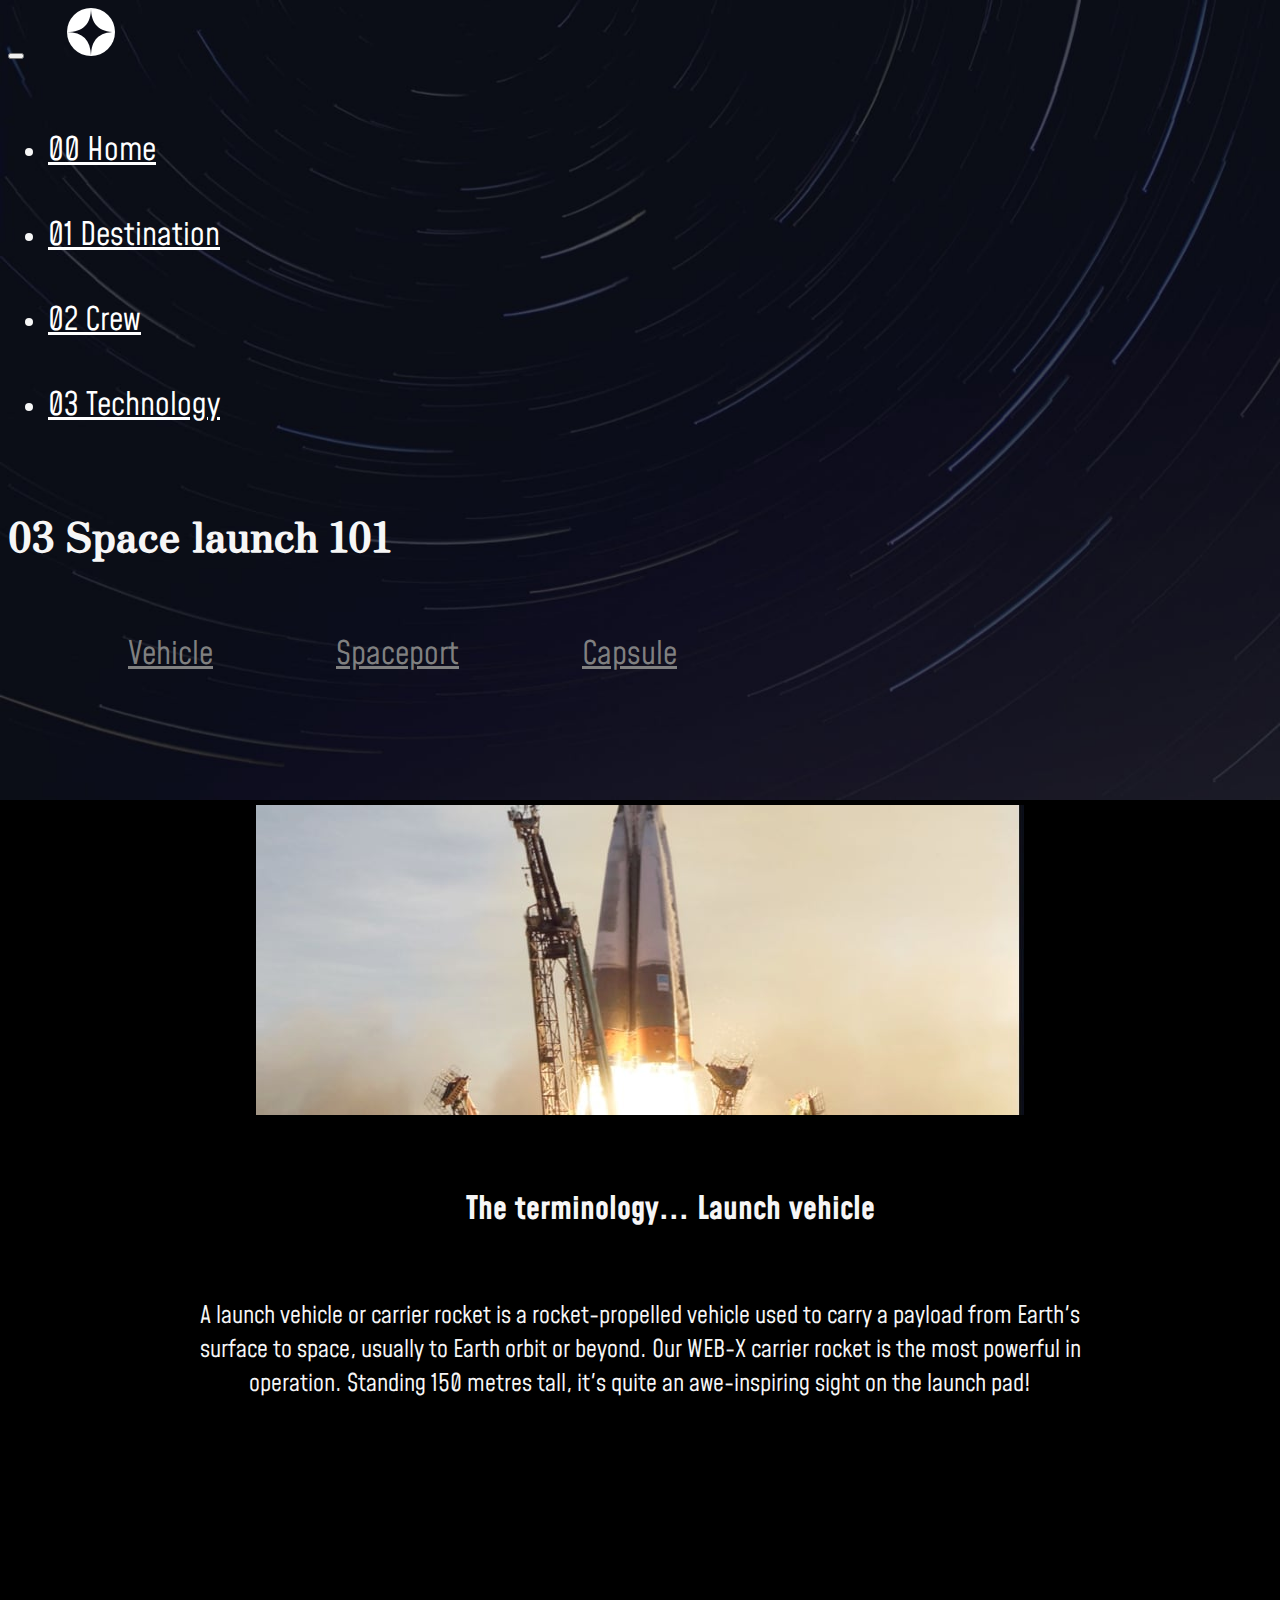
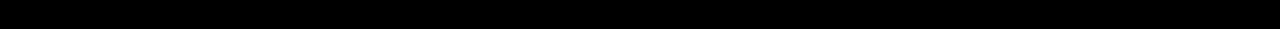
<file: technology-vehicle.html>
<!doctype html>
<html lang="en">

<head>
  <meta charset="utf-8">
  <meta name="viewport" content="width=device-width, initial-scale=1">
  <title>Frontend Mentor | Space tourism website</title>

  <!--Bootstrap-->
  <link href="https://cdn.jsdelivr.net/npm/bootstrap@5.2.0-beta1/dist/css/bootstrap.min.css" rel="stylesheet" integrity="sha384-0evHe/X+R7YkIZDRvuzKMRqM+OrBnVFBL6DOitfPri4tjfHxaWutUpFmBp4vmVor" crossorigin="anonymous">
  <script src="https://cdn.jsdelivr.net/npm/bootstrap@5.2.0-beta1/dist/js/bootstrap.bundle.min.js" integrity="sha384-pprn3073KE6tl6bjs2QrFaJGz5/SUsLqktiwsUTF55Jfv3qYSDhgCecCxMW52nD2" crossorigin="anonymous"></script>
  <link rel="stylesheet" href="css/styles.css">

  <!--Google fonts-->

  <link rel="preconnect" href="https://fonts.googleapis.com">
  <link rel="preconnect" href="https://fonts.gstatic.com" crossorigin>
  <link href="https://fonts.googleapis.com/css2?family=Mohave:ital,wght@0,300;1,400;1,600&family=Zen+Antique&display=swap" rel="stylesheet">

  <!--Favicon-->
  <link rel="icon" type="image/png" sizes="32x32" href="./assets/favicon-32x32.png">

  <!--CSS Link-->
  <link rel="stylesheet" href="css/technology.css">

</head>

<body>

  <section>
    <div class="container-fluid">
      <nav class="navbar navbar-expand-lg navbar-light">
        <button class="navbar-toggler" type="button" data-bs-toggle="collapse" data-bs-target="#navbarTogglerDemo01" aria-controls="navbarTogglerDemo01" aria-expanded="false" aria-label="Toggle navigation">
          <span class="navbar-toggler-icon"></span>
        </button>

        <a class="navbar-brand" href="#"><svg xmlns="http://www.w3.org/2000/svg" width="48" height="48">
            <g fill="none" fill-rule="evenodd">
              <circle cx="24" cy="24" r="24" fill="#FFF" />
              <path fill="#0B0D17" d="M24 0c0 16-8 24-24 24 15.718.114 23.718 8.114 24 24 0-16 8-24 24-24-16 0-24-8-24-24z" />
            </g>
          </svg></a>

        <!-- collapsable navbar -->
        <div class="collapse navbar-collapse" id="navbarTogglerDemo01">
          <ul class="navbar-nav ms-auto">
            <li class="nav-item">
              <a class="nav-link" href="index.html">00 Home</a>
            </li>
            <li class="nav-item">
              <a class="nav-link" href="destination-moon.html">01 Destination</a>
            </li>
            <li class="nav-item">
              <a class="nav-link" href="crew-specialist.html">02 Crew</a>
            </li>
            <li class="nav-item">
              <a class="nav-link" href="technology-vehicle.html">03 Technology</a>
            </li>
          </ul>
        </div>
      </nav>

  </section>

  <section>

    <h1>03 Space launch 101</h1>

    <a class="tech-nav" href="technology-vehicle.html">Vehicle</a>
    <a class="tech-nav" href="technology-spaceport.html">Spaceport</a>
    <a class="tech-nav" href="technology-capsule.html">Capsule</a>


    <div class="tech-info">
      <img class="tech-image" src="assets\technology\image-launch-vehicle-landscape.jpg" alt="Launch vehicle image">

      <h2>The terminology...
        Launch vehicle</h2>

      <p>A launch vehicle or carrier rocket is a rocket-propelled vehicle used to carry a
        payload from Earth's surface to space, usually to Earth orbit or beyond. Our
        WEB-X carrier rocket is the most powerful in operation. Standing 150 metres tall,
        it's quite an awe-inspiring sight on the launch pad!</p>

    </div>
  </section>


</body>

</html>
</file>
<file: css/styles.css>
body {
  background-color: black;
  background-image: url('../assets/home/background-home-desktop.jpg');
  background-repeat: no-repeat;
  background-size: 100%;
  color: #fff;
  font-family: 'Mohave';
  overflow: hidden;
}

h1 {
  font-family: "Zen Antique", sans-serif;
  font-size: 2.5rem;
  line-height: 1.5;
  padding-top: 50px;
  padding-bottom: 40px;
}

h2{
  font-size: 3rem;
}

h3{
  font-size: 2rem;
  padding-bottom: 100px;
}

p{
  padding: 40px 60px;
}
/* carousel*/

/* headings */

/* Images */

/* Navigation */

/* text */




.navbar-brand{
  font-size: 2.5rem;
  padding: 40px;
}
.nav-link{
  color: #fff;
  font-size: 2rem;
}
.nav-link:hover{
  color: #fff;
  text-decoration: underline;
}

.intro{
  position: relative;
  top: 300px;
  left: 100px;
}

.explore{
  position: relative;
  top: 600px;
  left: 300px;
}
</file>
<file: css/crew.css>
body {
  background-color: black;
  background-image: url('../assets/crew/background-crew-desktop.jpg');
  background-repeat: no-repeat;
  background-size: 100%;
  color: #f6f6f6;
  font-family: 'Mohave';
  overflow: hidden;
}

h1 {
  font-family: "Zen Antique", sans-serif;
  font-size: 2.5rem;
  line-height: 1.5;
  padding-bottom: 40px;
}

h2{
  font-size: 3rem;
}

p{
  padding: 40px 80px;
}

.navbar-brand{
  font-size: 2.5rem;
  padding: 40px;
}
.nav-link{
  color: #fff;
  font-size: 2rem;
}
.nav-link:hover{
  color: #fff;
  text-decoration: underline;
}
#crew{
  color: #fff;
  font-size: 2rem;
  text-align: center;
}

.crew-image{
  margin-top: 10px;
  padding: 20px 60px 40px;
}
</file>
<file: css/technology.css>
body {
  background-color: black;
  background-image: url('../assets/technology/background-technology-desktop.jpg');
  background-repeat: no-repeat;
  background-size: 100%;
  color: #f6f6f6;
  font-family: 'Mohave';
  overflow: hidden;
}

h1 {
  font-family: "Zen Antique", sans-serif;
  font-size: 2.5rem;
  line-height: 1.5;
  padding-bottom: 40px;
}

h2{
  font-size: 2rem;
  padding-top: 40px;
  padding-left: 60px;
}

p{
  font-size: 1.5rem;
  margin: 20px auto;
  padding: 60;
  text-align: center;
}

li{
  font-size: 1.5rem;
  padding-top: 40px;
}
.navbar-brand{
  font-size: 2.5rem;
  padding: 40px;
}
.nav-link{
  color: #fff;
  font-size: 2rem;
}
.nav-link:hover{
  color: #fff;
  text-decoration: underline;
}

.tech-nav{
  color: gray;
  font-size: 2rem;
  padding-left: 120px;
  text-decoration: underline;
}


.tech-info{
  margin: 8rem;
  padding-bottom: 40px;
  text-align: center;
}
</file>
